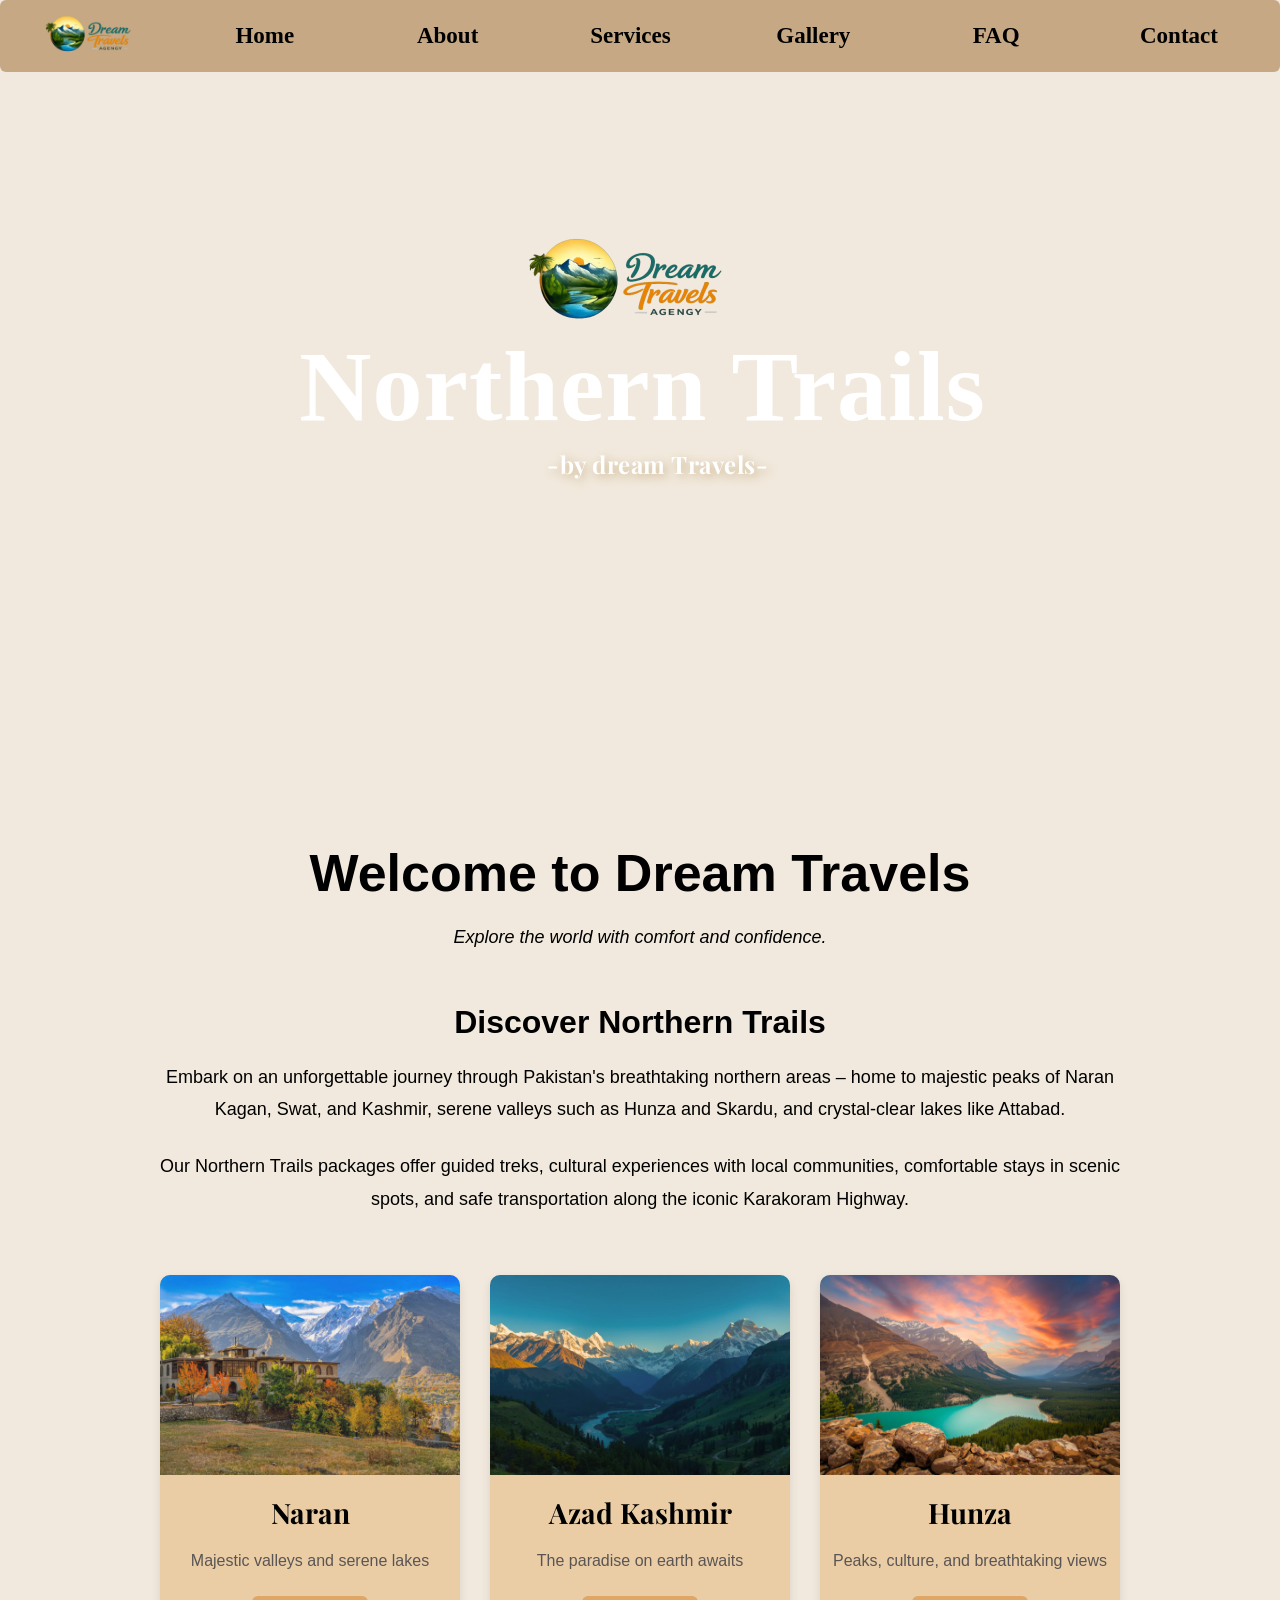
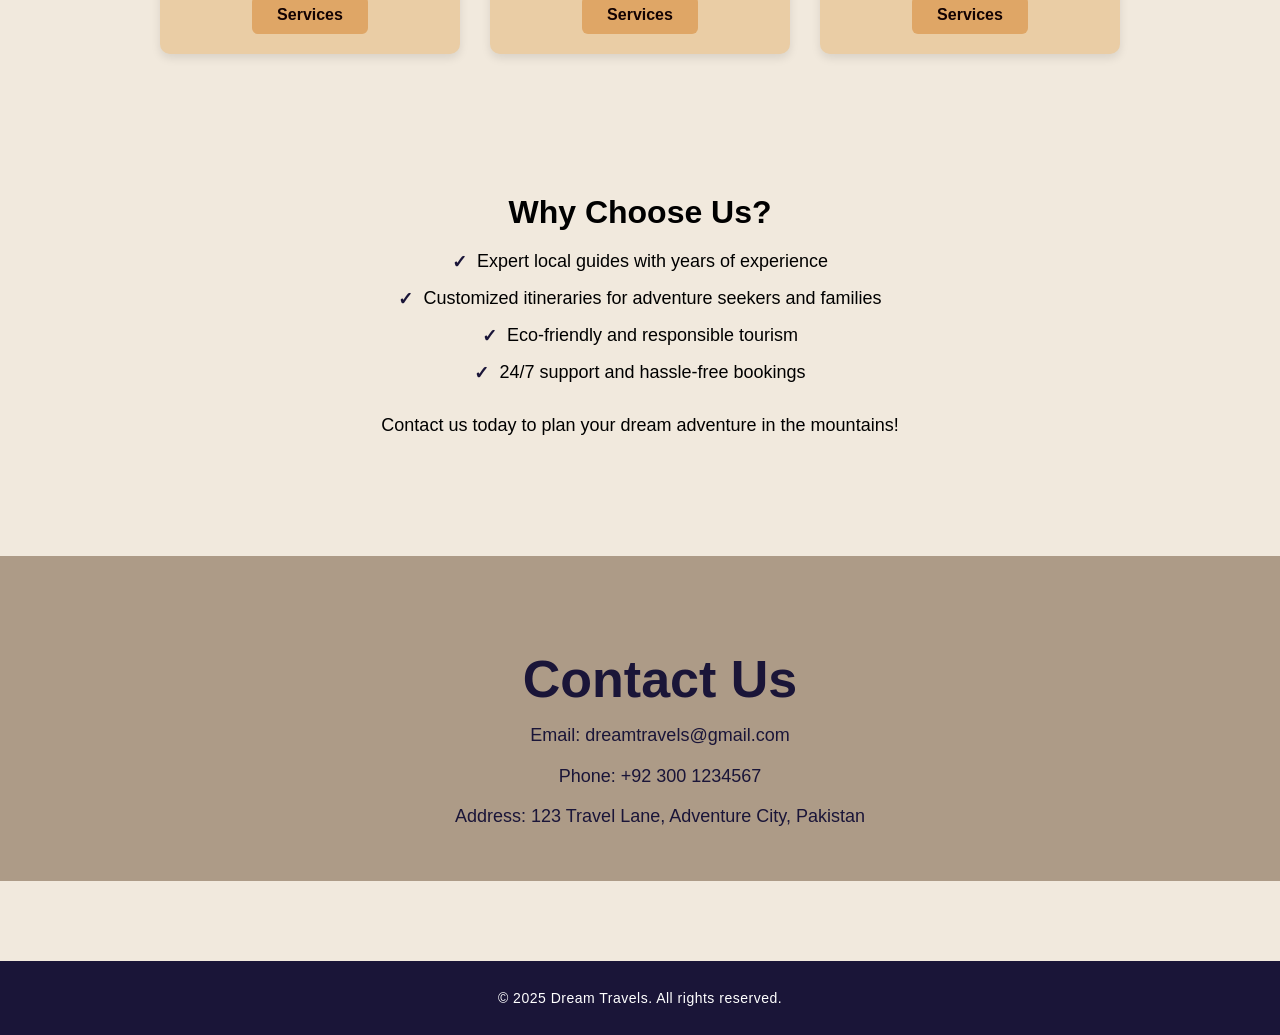
<file: index.html>
<!DOCTYPE html>
<html lang="en">
<head>
    <meta charset="UTF-8">
    <title>DREAM TRAVELS</title>
    <link rel="stylesheet" href="style.css">
    <link href="https://fonts.googleapis.com/css2?family=Playfair+Display:wght@700;900&display=swap" rel="stylesheet">
</head>
<body>

<header class="site-header">
    <nav class="top-nav" aria-label="Main navigation">
                  <div class="logo">
            <img src="logo.png" alt="Dream Travels Logo" class="logo">
        </div>
        <a class="nav-item" href="index.html">Home</a>
        <a class="nav-item" href="about.html">About</a>
        <a class="nav-item" href="service.html">Services</a>
        <a class="nav-item" href="gallery.html">Gallery</a>
        <a class="nav-item" href="faq.html">FAQ</a>
        <a class="nav-item" href="contact.html">Contact</a>

    </nav>
</header>

<main>
    <section class="hero">
        <video class="hero-video" autoplay muted loop playsinline>
            <source src="vv.mp4" type="video/mp4">
        </video>
        <div class="heropic-overlay">
            <img src="logo.png" alt="Hero Image Overlay" class="heropic-image">
        </div>
        <div class="hero-overlay-text">
            Northern Trails
        </div>
        <div class="hero-overlay-subtext">
            -by dream Travels-
           </div>
    </section>
    <section class="content">
        <h1>Welcome to Dream Travels</h1>
        <p class="tagline">Explore the world with comfort and confidence.</p>
        
        <h2>Discover Northern Trails</h2>
        <p>Embark on an unforgettable journey through Pakistan's breathtaking northern areas – home to majestic peaks of Naran Kagan, Swat, and Kashmir, serene valleys such as Hunza and Skardu, and crystal-clear lakes like Attabad.</p>
        
        <p>Our Northern Trails packages offer guided treks, cultural experiences with local communities, comfortable stays in scenic spots, and safe transportation along the iconic Karakoram Highway.</p>
         <section class="package-cards">
        <div class="card">
            <img src="pic1.jpg" alt="Naran Package">
            <h2>Naran</h2>
            <p>Majestic valleys and serene lakes</p>
            <a href="service.html" class="btn">Services</a>
        </div>

        <div class="card">
            <img src="pic2.png" alt="Kashmir Package">
            <h2>Azad Kashmir</h2>
            <p>The paradise on earth awaits</p>
            <a href="service.html" class="btn">Services</a>
        </div>

        <div class="card">
            <img src="pic3.png" alt="Hunza Package">
            <h2>Hunza</h2>
            <p>Peaks, culture, and breathtaking views</p>
            <a href="service.html" class="btn">Services</a>
        </div>
    </section>

   <section class="content2">
    <h2>Why Choose Us?</h2>

    <ul class="features-list">
        <li>Expert local guides with years of experience</li>
        <li>Customized itineraries for adventure seekers and families</li>
        <li>Eco-friendly and responsible tourism</li>
        <li>24/7 support and hassle-free bookings</li>
    </ul>

    <p>Contact us today to plan your dream adventure in the mountains!</p>
</section>

<footer class="site-footer1">
    
    <h1>Contact Us</h1>
    <p>Email: dreamtravels@gmail.com</p>
    <p>Phone: +92 300 1234567</p>
    <p>Address: 123 Travel Lane, Adventure City, Pakistan</p>
</footer>
   
</main>
<footer class="site-footer">
    <p>&copy; 2025 Dream Travels. All rights reserved.</p>

</body>
</html>
</file>
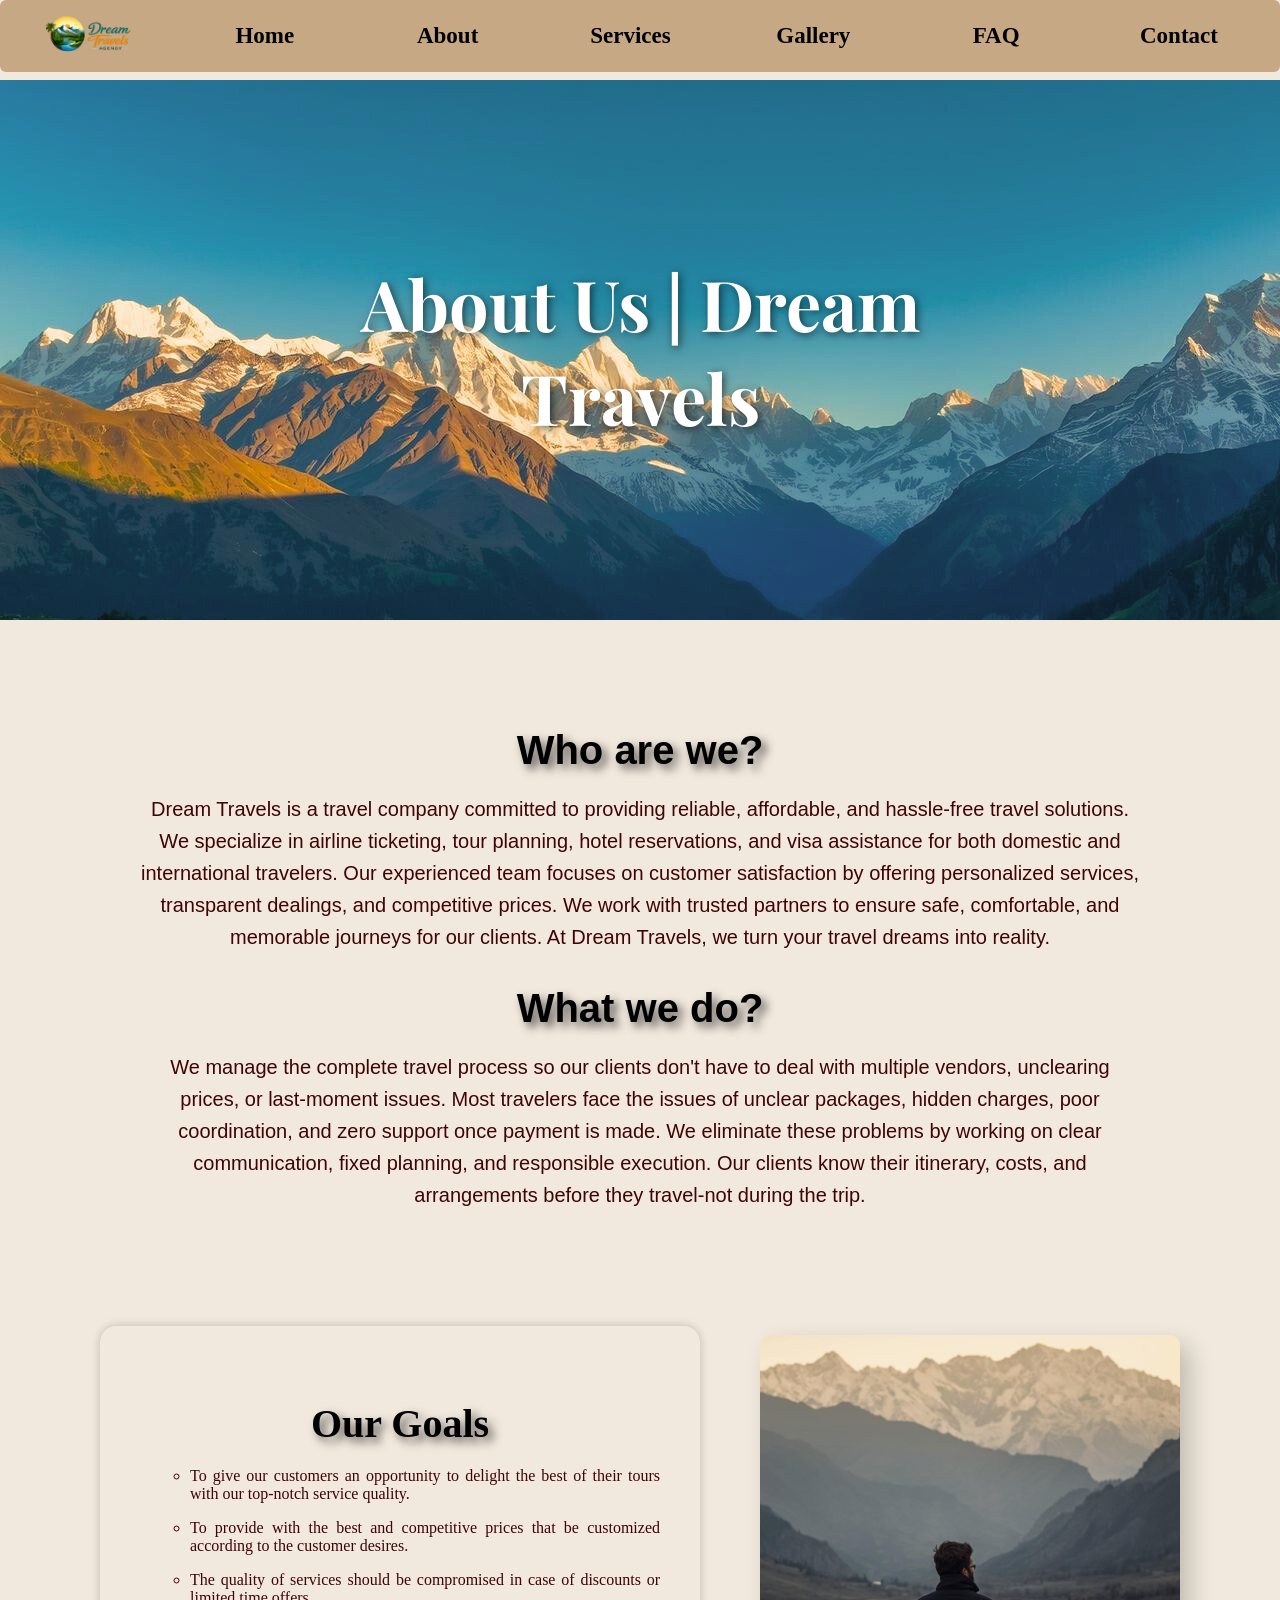
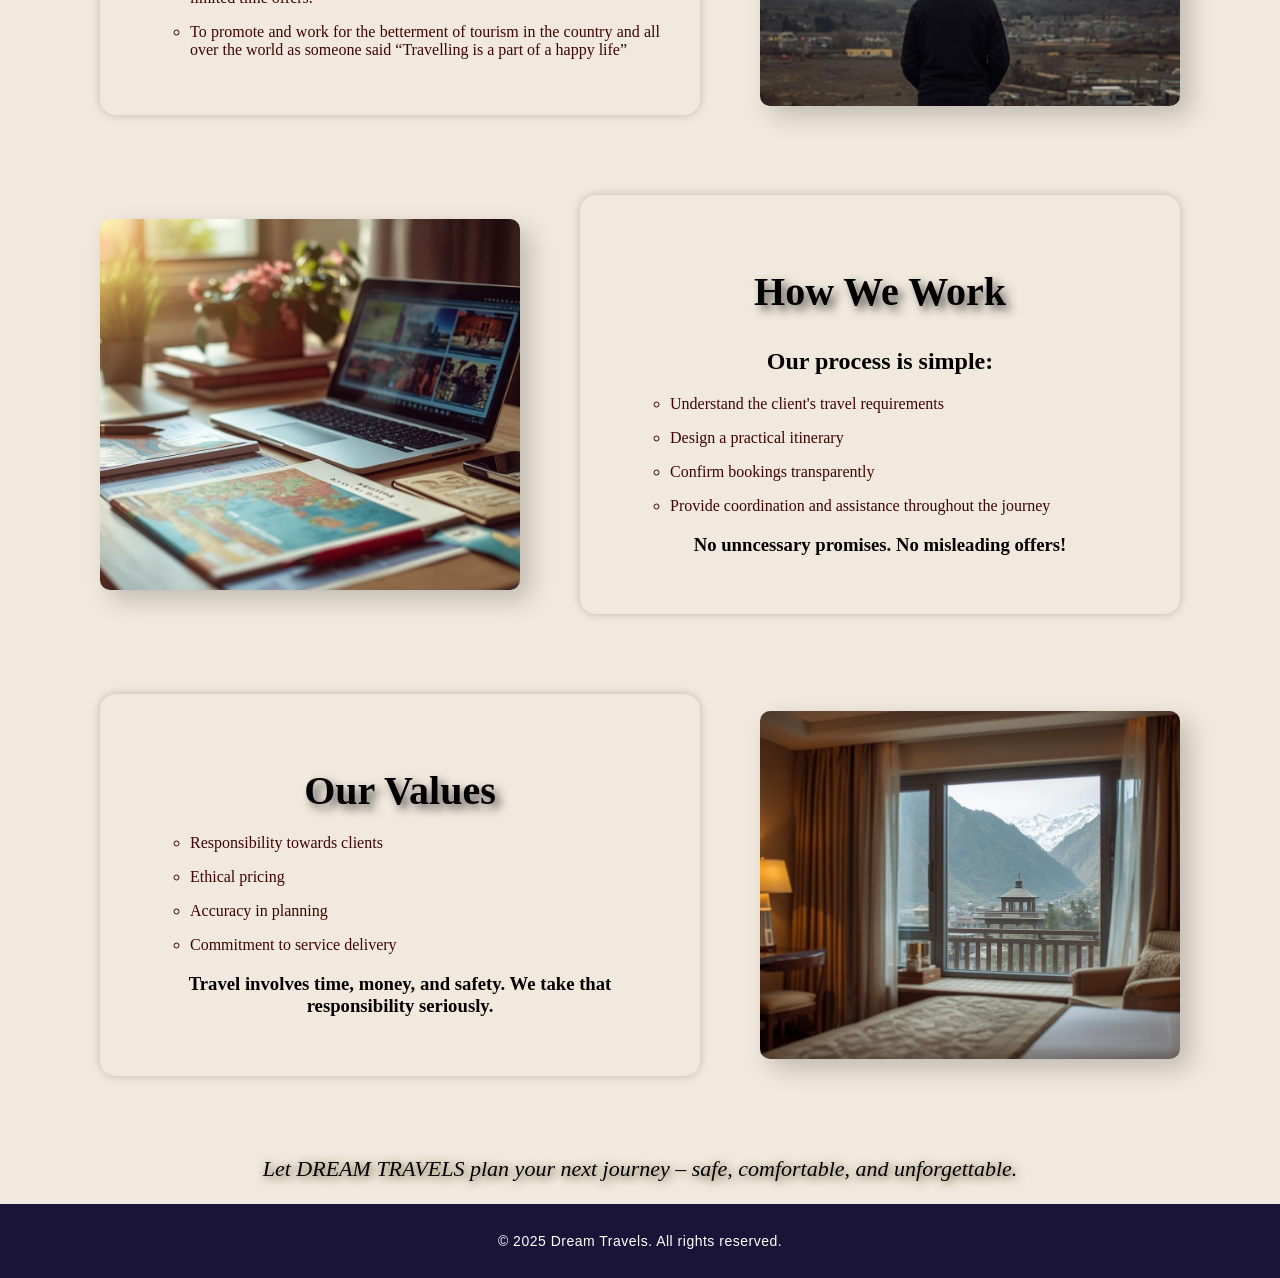
<file: about.html>
<!DOCTYPE html>
<htlm lan="en">
    <head>
        <meta charset="UTF-8">
        <title>About-DREAM TRAVELS</title>
        <link rel="stylesheet" href="style.css">
        <link href="https://fonts.googleapis.com/css2?family=Playfair+Display:wght@700;900&display=swap" rel="stylesheet">
    </head>
<body>
    <header class="site-header">
    <nav class="top-nav" aria-label="Main navigation">
                  <div class="logo">
            <img src="logo.png" alt="Dream Travels Logo" class="logo">
        </div>
        <a class="nav-item" href="index.html">Home</a>
        <a class="nav-item" href="about.html">About</a>
        <a class="nav-item" href="service.html">Services</a>
        <a class="nav-item" href="gallery.html">Gallery</a>
        <a class="nav-item" href="faq.html">FAQ</a>
        <a class="nav-item" href="contact.html">Contact</a>
    </nav>
</header>
    <main>
    <section class="about-hero">
        <img src="pic2.png" alt="Stunning Northern Pakistan Mountains" class="hero-image">
        <div class="about-overlay-text">
            About Us | Dream Travels
        </div>
    </section>
    <section class="about-content1 ">
        <h1>Who are we?</h1>
        
        <p>Dream Travels is a travel company committed to providing reliable, affordable, and hassle-free travel solutions. We specialize in airline ticketing, tour planning, hotel reservations, and visa assistance for both domestic and international travelers.

Our experienced team focuses on customer satisfaction by offering personalized services, transparent dealings, and competitive prices. We work with trusted partners to ensure safe, comfortable, and memorable journeys for our clients.

At Dream Travels, we turn your travel dreams into reality.</p>
        
            <h1>What we do?</h1>
            <p>We manage the complete travel process so our clients don't have to deal with multiple vendors, unclearing prices, or last-moment issues. Most travelers face the issues of unclear packages, hidden charges, poor coordination, and zero support once payment is made. We eliminate these problems by working on clear communication, fixed planning, and responsible execution. Our clients know their itinerary, costs, and arrangements before they travel-not during the trip.</p>
        </section>
        <div class="about-container1">
        <section class="about-goals">
            
            <h1>Our Goals</h1>
            <p>To give our customers an opportunity to delight the best of their tours with our top-notch service quality.</p>
            <p>To provide with the best and competitive prices that be customized according to the customer desires.</p>
            <p>The quality of services should be compromised in case of discounts or limited time offers.</p>
            <p>To promote and work for the betterment of tourism in the country and all over the world as someone said “Travelling is a part of a happy life”</p>
           
        </section>
        
                <img src="aboutPic5.png" alt="Tourism Image" class="side-image">
            </div>
        <div class="about-container2">
        <section class="about-content2">
            <h1>How We Work</h1>
            <h2>Our process is simple:</h2>
            <p>Understand the client's travel requirements</p>
            <p>Design a practical itinerary</p>
            <p>Confirm bookings transparently</p>
            <p>Provide coordination and assistance throughout the journey</p>
            <h3>No unncessary promises. No misleading offers!</h3>
        </section>
        <img src="aboutPic6.jpg" alt="Tourism Image" class="side-image">
        </div>
        <div class="about-container1">
        <section class="about-goals">
            <h1>Our Values</h1>
            <p>Responsibility towards clients</p>
            <p>Ethical pricing</p>
            <p>Accuracy in planning</p>
            <p>Commitment to service delivery</p>
            <h3>Travel involves time, money, and safety. We take that responsibility seriously.</h3>
        </section>
        <img src="aboutPic3.jpg" alt="Tourism Image" class="side-image">
        </div>
        <div class="about-quote">
        <p>Let DREAM TRAVELS plan your next journey – safe, comfortable, and unforgettable.</p>
            </div>
        
</main>
<footer class="site-footer">
    <p>&copy; 2025 Dream Travels. All rights reserved.</p>

</body>
</htlm>
</file>
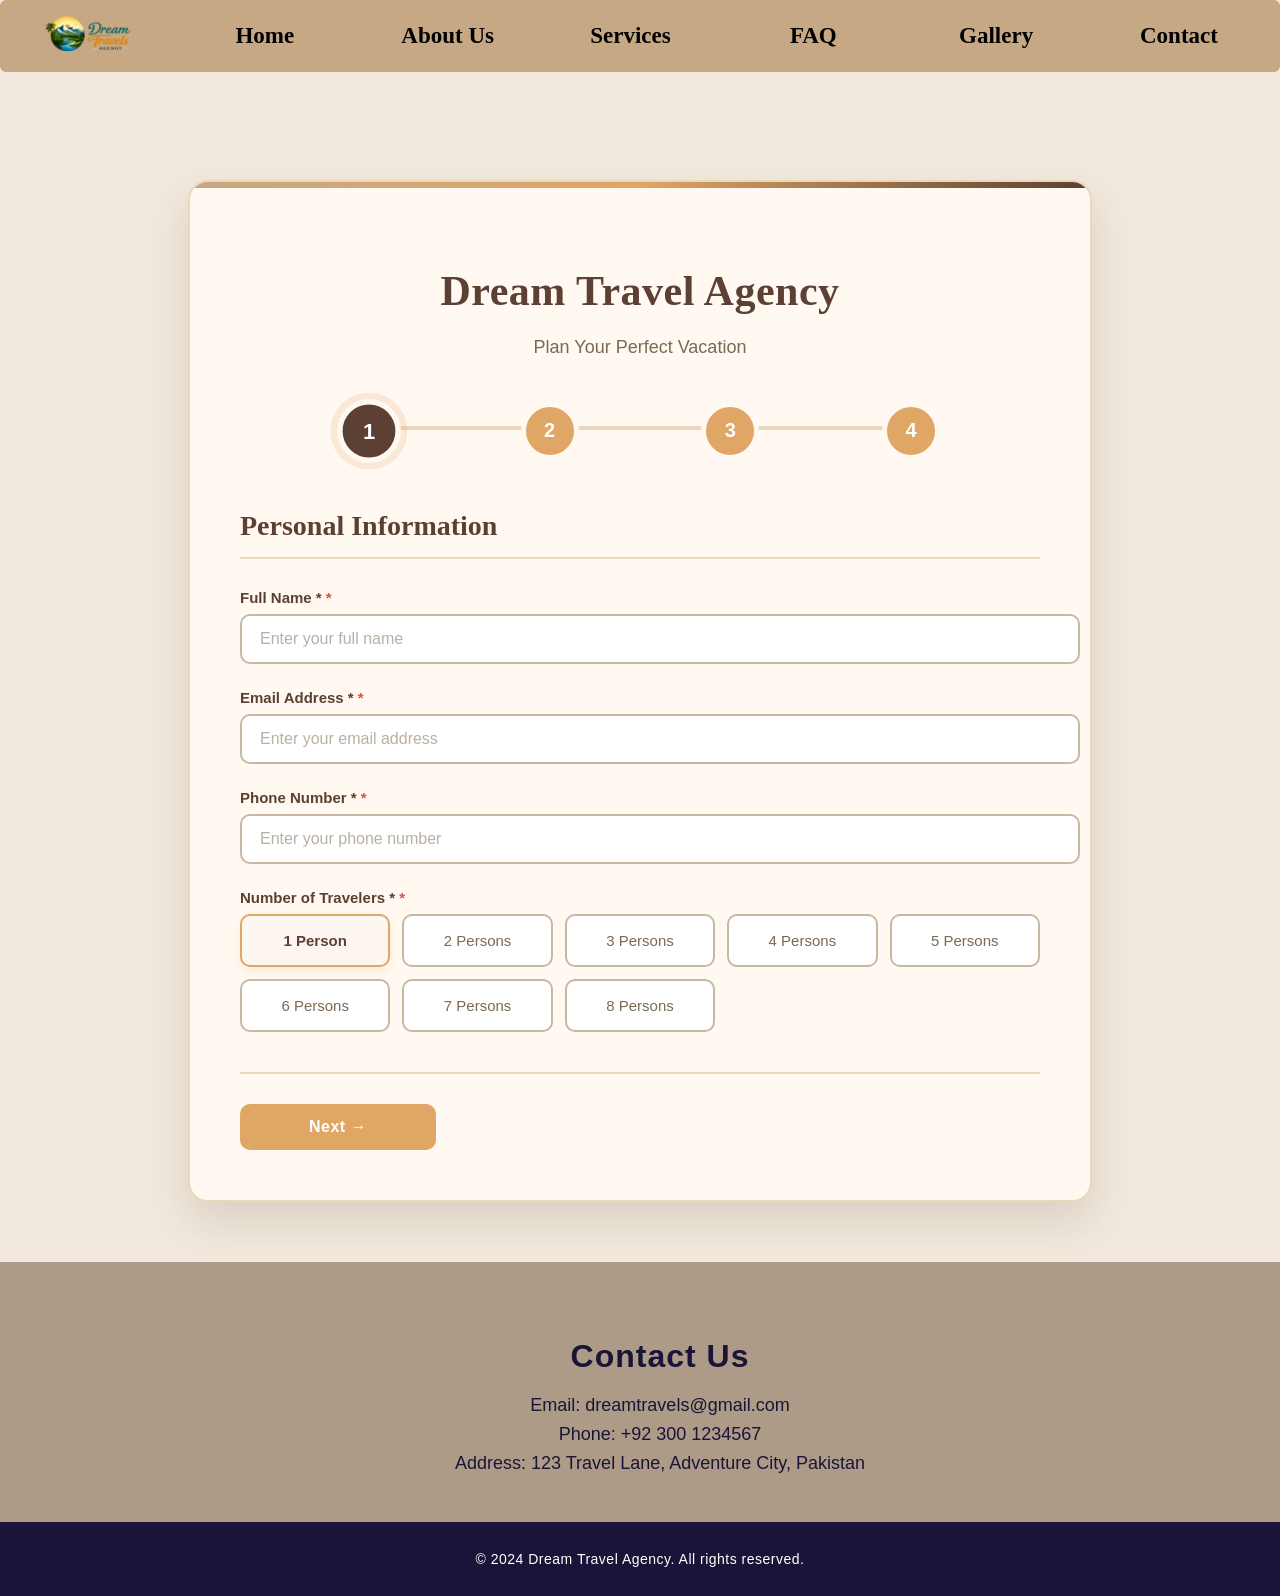
<file: contact.html>
<!DOCTYPE html>
<html lang="en">
<head>
    <meta charset="UTF-8">
    <meta name="viewport" content="width=device-width, initial-scale=1.0">
    <title>Dream Travel Agency - Contact Form</title>
    <link rel="stylesheet" href="style.css">
</head>
<body>
    <header class="site-header">
        <nav class="top-nav">
            <a href="index.html" class="logo">
                <img src="logo.png" alt="Dream Travel Agency Logo">
            </a>
            <a href="index.html" class="nav-item">Home</a>
             <a href="about.html" class="nav-item">About Us</a>
            <a href="service.html" class="nav-item">Services</a>
             <a href="faq.html" class="nav-item">FAQ</a>
            <a href="gallery.html" class="nav-item">Gallery</a>
            <a href="contact.html" class="nav-item active">Contact</a>
        </nav>
    </header>

    <section class="contact-form-section">
        <div class="contact-wrapper">
            <div class="contact-form-container">
                <div class="contact-form-card">
                    <h1 class="contact-main-title">Dream Travel Agency</h1>
                    <p class="contact-main-subtitle">Plan Your Perfect Vacation</p>
                    
                    <form class="contact-multi-step-form" action="#" method="POST">
                        <div class="contact-tabs">
                            <input type="radio" name="contact-tab" id="contact-tab1" checked>
                            <input type="radio" name="contact-tab" id="contact-tab2">
                            <input type="radio" name="contact-tab" id="contact-tab3">
                            <input type="radio" name="contact-tab" id="contact-tab4">
                            
                            <div class="contact-progress-bar">
                                <label for="contact-tab1" class="contact-progress-step active">1</label>
                                <label for="contact-tab2" class="contact-progress-step">2</label>
                                <label for="contact-tab3" class="contact-progress-step">3</label>
                                <label for="contact-tab4" class="contact-progress-step">4</label>
                            </div>
                            
                            <div class="contact-tab-content">

                                <div class="contact-tab-panel" id="contact-panel1">
                                    <h2>Personal Information</h2>
                                    
                                    <div class="contact-form-field-group">
                                        <label for="contact-name">Full Name *</label>
                                        <input type="text" id="contact-name" name="name" required placeholder="Enter your full name">
                                    </div>
                                    
                                    <div class="contact-form-field-group">
                                        <label for="contact-email">Email Address *</label>
                                        <input type="email" id="contact-email" name="email" required placeholder="Enter your email address">
                                    </div>
                                    
                                    <div class="contact-form-field-group">
                                        <label for="contact-phone">Phone Number *</label>
                                        <input type="tel" id="contact-phone" name="phone" required placeholder="Enter your phone number">
                                    </div>
                                    
                                    <div class="contact-form-field-group">
                                        <label>Number of Travelers *</label>
                                        <div class="contact-form-options">
                                            <label class="contact-form-option">
                                                <input type="radio" name="travelers" value="1" checked required>
                                                <span>1 Person</span>
                                            </label>
                                            <label class="contact-form-option">
                                                <input type="radio" name="travelers" value="2">
                                                <span>2 Persons</span>
                                            </label>
                                            <label class="contact-form-option">
                                                <input type="radio" name="travelers" value="3">
                                                <span>3 Persons</span>
                                            </label>
                                            <label class="contact-form-option">
                                                <input type="radio" name="travelers" value="4">
                                                <span>4 Persons</span>
                                            </label>
                                            <label class="contact-form-option">
                                                <input type="radio" name="travelers" value="5">
                                                <span>5 Persons</span>
                                            </label>
                                            <label class="contact-form-option">
                                                <input type="radio" name="travelers" value="6">
                                                <span>6 Persons</span>
                                            </label>
                                            <label class="contact-form-option">
                                                <input type="radio" name="travelers" value="7">
                                                <span>7 Persons</span>
                                            </label>
                                            <label class="contact-form-option">
                                                <input type="radio" name="travelers" value="8">
                                                <span>8 Persons</span>
                                            </label>
                                        </div>
                                    </div>
                                    
                                    <div class="contact-form-navigation">
                                        <label for="contact-tab2" class="contact-form-btn contact-next-btn">Next →</label>
                                    </div>
                                </div>
                                
                                <div class="contact-tab-panel" id="contact-panel2">
                                    <h2>Select Your Package</h2>
                                    
                                    <div class="contact-form-field-group">
                                        <label>Choose Destination Package *</label>
                                        <div class="contact-form-cards">
                                            <label class="contact-form-card-option">
                                                <input type="radio" name="package" value="naran" required>
                                                <span>Naran Package</span>
                                                <small style="display:block; margin-top:5px; color:#7a6954; font-style:italic;">Majestic valleys and serene lakes</small>
                                            </label>
                                            <label class="contact-form-card-option">
                                                <input type="radio" name="package" value="kashmir">
                                                <span>Azad Kashmir Package</span>
                                                <small style="display:block; margin-top:5px; color:#7a6954; font-style:italic;">The paradise on earth awaits</small>
                                            </label>
                                            <label class="contact-form-card-option">
                                                <input type="radio" name="package" value="hunza">
                                                <span>Hunza Package</span>
                                                <small style="display:block; margin-top:5px; color:#7a6954; font-style:italic;">Peaks, culture, and breathtaking views</small>
                                            </label>
                                        </div>
                                    </div>
                                    
                                    <div class="contact-form-field-group">
                                        <label for="contact-startDate">Start Date *</label>
                                        <input type="date" id="contact-startDate" name="startDate" required>
                                        <span class="date-format-hint">MM/DD/YYYY</span>
                                    </div>
                                    
                                    <div class="contact-form-navigation">
                                        <label for="contact-tab1" class="contact-form-btn contact-prev-btn">← Previous</label>
                                        <label for="contact-tab3" class="contact-form-btn contact-next-btn">Next →</label>
                                    </div>
                                </div>
                                
                                <div class="contact-tab-panel" id="contact-panel3">
                                    <h2>Optional Activities (Add-ons)</h2>
                                    
                                    <div class="contact-form-field-group">
                                        <label>Select Additional Activities (Prices per person)</label>
                                        <div class="contact-form-checkboxes">
                                            <label class="contact-form-checkbox">
                                                <input type="checkbox" name="addons[]" value="paragliding">
                                                <span>Paragliding</span>
                                                <strong style="margin-left:auto; color:#5c4033;">PKR 8,000</strong>
                                            </label>
                                            <label class="contact-form-checkbox">
                                                <input type="checkbox" name="addons[]" value="parasailing">
                                                <span>Parasailing</span>
                                                <strong style="margin-left:auto; color:#5c4033;">PKR 10,000</strong>
                                            </label>
                                            <label class="contact-form-checkbox">
                                                <input type="checkbox" name="addons[]" value="chairlift">
                                                <span>Chair Lift Ride</span>
                                                <strong style="margin-left:auto; color:#5c4033;">PKR 3,000</strong>
                                            </label>
                                            <label class="contact-form-checkbox">
                                                <input type="checkbox" name="addons[]" value="cablecar">
                                                <span>Cable Car Ride</span>
                                                <strong style="margin-left:auto; color:#5c4033;">PKR 4,000</strong>
                                            </label>
                                            <label class="contact-form-checkbox">
                                                <input type="checkbox" name="addons[]" value="jeepsafari">
                                                <span>Jeep Safari</span>
                                                <strong style="margin-left:auto; color:#5c4033;">PKR 12,000</strong>
                                            </label>
                                            <label class="contact-form-checkbox">
                                                <input type="checkbox" name="addons[]" value="boating">
                                                <span>Boating</span>
                                                <strong style="margin-left:auto; color:#5c4033;">PKR 5,000</strong>
                                            </label>
                                            <label class="contact-form-checkbox">
                                                <input type="checkbox" name="addons[]" value="hiking">
                                                <span>Guided Hiking</span>
                                                <strong style="margin-left:auto; color:#5c4033;">PKR 6,000</strong>
                                            </label>
                                            <label class="contact-form-checkbox">
                                                <input type="checkbox" name="addons[]" value="skiiing">
                                                <span>Skiing (Winter)</span>
                                                <strong style="margin-left:auto; color:#5c4033;">PKR 15,000</strong>
                                            </label>
                                        </div>
                                    </div>
                                    
                                    <div class="contact-form-field-group">
                                        <label>Travel Insurance *</label>
                                        <div class="contact-form-options">
                                            <label class="contact-form-option">
                                                <input type="radio" name="insurance" value="yes" required>
                                                <span>Yes, include insurance (PKR 2,000 per person)</span>
                                            </label>
                                            <label class="contact-form-option">
                                                <input type="radio" name="insurance" value="no">
                                                <span>No, I don't need insurance</span>
                                            </label>
                                        </div>
                                    </div>
                                    
                                    <div class="contact-form-navigation">
                                        <label for="contact-tab2" class="contact-form-btn contact-prev-btn">← Previous</label>
                                        <label for="contact-tab4" class="contact-form-btn contact-next-btn">Next →</label>
                                    </div>
                                </div>
                                
                                <div class="contact-tab-panel" id="contact-panel4">
                                    <h2>Review and Submit</h2>
                                    
                                    <div class="contact-form-field-group">
                                        <label>Special Requests & Notes</label>
                                        <textarea name="requests" rows="4" placeholder="Any special requirements, dietary restrictions, or additional notes for your trip..." style="width: 100%; padding: 14px 18px; border: 2px solid #c7b8a5; border-radius: 10px; font-family: 'Arial', sans-serif; color: #5c4033; resize: vertical;"></textarea>
                                    </div>
                                    
                                    <div class="contact-form-field-group">
                                        <label>How did you hear about us? *</label>
                                        <div class="contact-form-options">
                                            <label class="contact-form-option">
                                                <input type="radio" name="reference" value="social" required>
                                                <span>Social Media</span>
                                            </label>
                                            <label class="contact-form-option">
                                                <input type="radio" name="reference" value="friend">
                                                <span>Friend/Family</span>
                                            </label>
                                            <label class="contact-form-option">
                                                <input type="radio" name="reference" value="search">
                                                <span>Search Engine</span>
                                            </label>
                                            <label class="contact-form-option">
                                                <input type="radio" name="reference" value="other">
                                                <span>Other</span>
                                            </label>
                                        </div>
                                    </div>
                                    
                                    <div class="total-charge-display" style="background: #fdf6f0; border: 2px solid #dfa666; border-radius: 10px; padding: 20px; margin-top: 20px;">
                                        <h3 style="color: #5c4033; margin-bottom: 10px;">Important Note:</h3>
                                        <p style="color: #7a6954; line-height: 1.6;">
                                            Our travel consultant will contact you within 24 hours with the total charges based on:<br>
                                            1. Selected package (Naran, Kashmir, or Hunza)<br>
                                            2. Number of travelers<br>
                                            3. Optional activities selected<br>
                                            4. Travel insurance choice<br><br>
                                            <strong>All prices will be confirmed via email.</strong>
                                        </p>
                                    </div>
                                    
                                    <div class="contact-form-field-group">
                                        <label class="contact-terms-checkbox">
                                            <input type="checkbox" name="terms" required>
                                            <span>I agree to terms & conditions *</span>
                                        </label>
                                    </div>
                                    
                                    <div class="contact-form-navigation">
                                        <label for="contact-tab3" class="contact-form-btn contact-prev-btn">← Previous</label>
                                        <button type="submit" class="contact-form-btn contact-submit-btn">Submit Booking Request</button>
                                    </div>
                                </div>
                            </div>
                        </div>
                    </form>
                </div>
            </div>
        </div>
    </section>

    <footer class="site-footer1">
        <h2>Contact Us</h2>
        <p>Email: dreamtravels@gmail.com</p>
        <p>Phone: +92 300 1234567</p>
        <p>Address: 123 Travel Lane, Adventure City, Pakistan</p>
    </footer>
    
    <footer class="site-footer">
        <p>&copy; 2024 Dream Travel Agency. All rights reserved.</p>
    </footer>
</body>
</html>
</file>
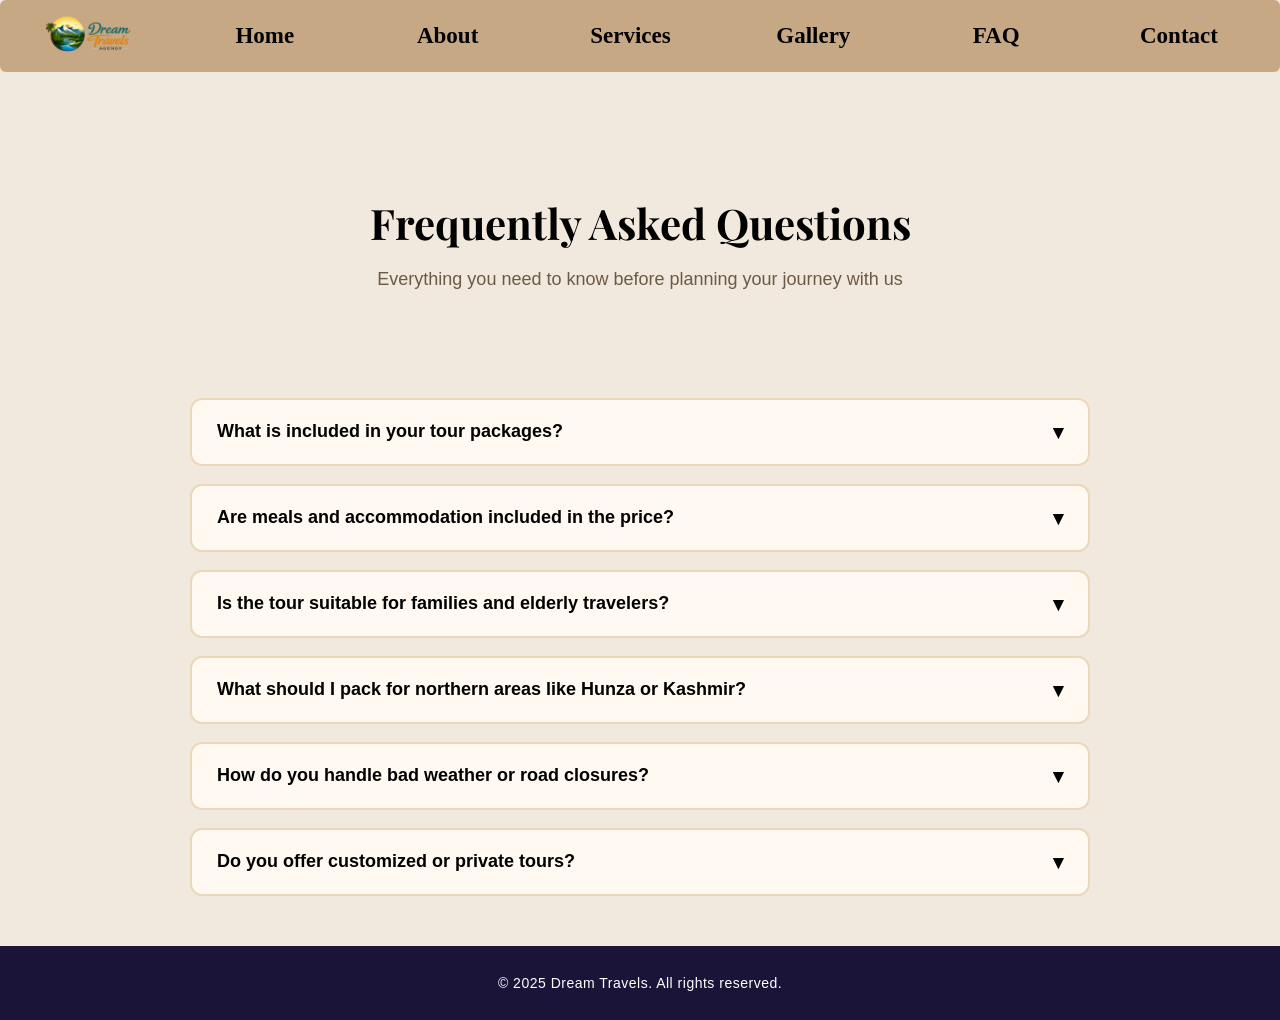
<file: faq.html>
<!DOCTYPE html>
<html lang="en">
<head>
    <meta charset="UTF-8">
    <title>DREAM TRAVELS-FAQs</title>
    <link rel="stylesheet" href="style.css">
    <link href="https://fonts.googleapis.com/css2?family=Playfair+Display:wght@500;600;700&display=swap" rel="stylesheet">

</head>
<body>

<header class="site-header">
    <nav class="top-nav" aria-label="Main navigation">
                  <div class="logo">
            <img src="logo.png" alt="Dream Travels Logo" class="logo">
        </div>
        <a class="nav-item" href="index.html">Home</a>
        <a class="nav-item" href="about.html">About</a>
        <a class="nav-item" href="service.html">Services</a>
        <a class="nav-item" href="gallery.html">Gallery</a>
        <a class="nav-item" href="faq.html">FAQ</a>
        <a class="nav-item" href="contact.html">Contact</a>

    </nav>
</header>


<main>

<section class="faq-hero">
    <h1>Frequently Asked Questions</h1>
    <p>Everything you need to know before planning your journey with us</p>
</section>

<section class="faq-section">

<details class="faq-item">
    <summary>
        What is included in your tour packages?
        <span class="arrow">▾</span>
    </summary>
    <p>
        Our tour packages typically include transportation, hotel accommodation,
        guided sightseeing, and selected meals. Exact inclusions are clearly mentioned
        in each package description.
    </p>
</details>

<details class="faq-item">
    <summary>
        Are meals and accommodation included in the price?
        <span class="arrow">▾</span>
    </summary>
    <p>
        Yes, accommodation and daily breakfast are included in most packages.
        Dinner is also included for selected destinations. Any exclusions are
        transparently listed.
    </p>
</details>

<details class="faq-item">
    <summary>
        Is the tour suitable for families and elderly travelers?
        <span class="arrow">▾</span>
    </summary>
    <p>
        Absolutely. We design our itineraries to be comfortable and flexible.
        Families and senior travelers are welcome, and we can adjust activities
        based on specific needs.
    </p>
</details>

<details class="faq-item">
    <summary>
        What should I pack for northern areas like Hunza or Kashmir?
        <span class="arrow">▾</span>
    </summary>
    <p>
        We recommend warm clothing, comfortable walking shoes, personal medication,
        and weather protection. A reminder checklist is shared with all confirmed travelers.
    </p>
</details>

<details class="faq-item">
    <summary>
        How do you handle bad weather or road closures?
        <span class="arrow">▾</span>
    </summary>
    <p>
        Safety is our priority. In case of weather or road issues, itineraries are
        adjusted or alternative attractions are offered. Our team remains in constant
        contact with local authorities.
    </p>
</details>

<details class="faq-item">
    <summary>
        Do you offer customized or private tours?
        <span class="arrow">▾</span>
    </summary>
    <p>
        Yes, we offer fully customized and private tour options. You can contact us
        with your preferences, and our team will design a personalized itinerary.
    </p>
</details>

</section>

</main>

<footer class="site-footer">
    <p>&copy; 2025 Dream Travels. All rights reserved.</p>
</footer>

</body>
</html>
</file>
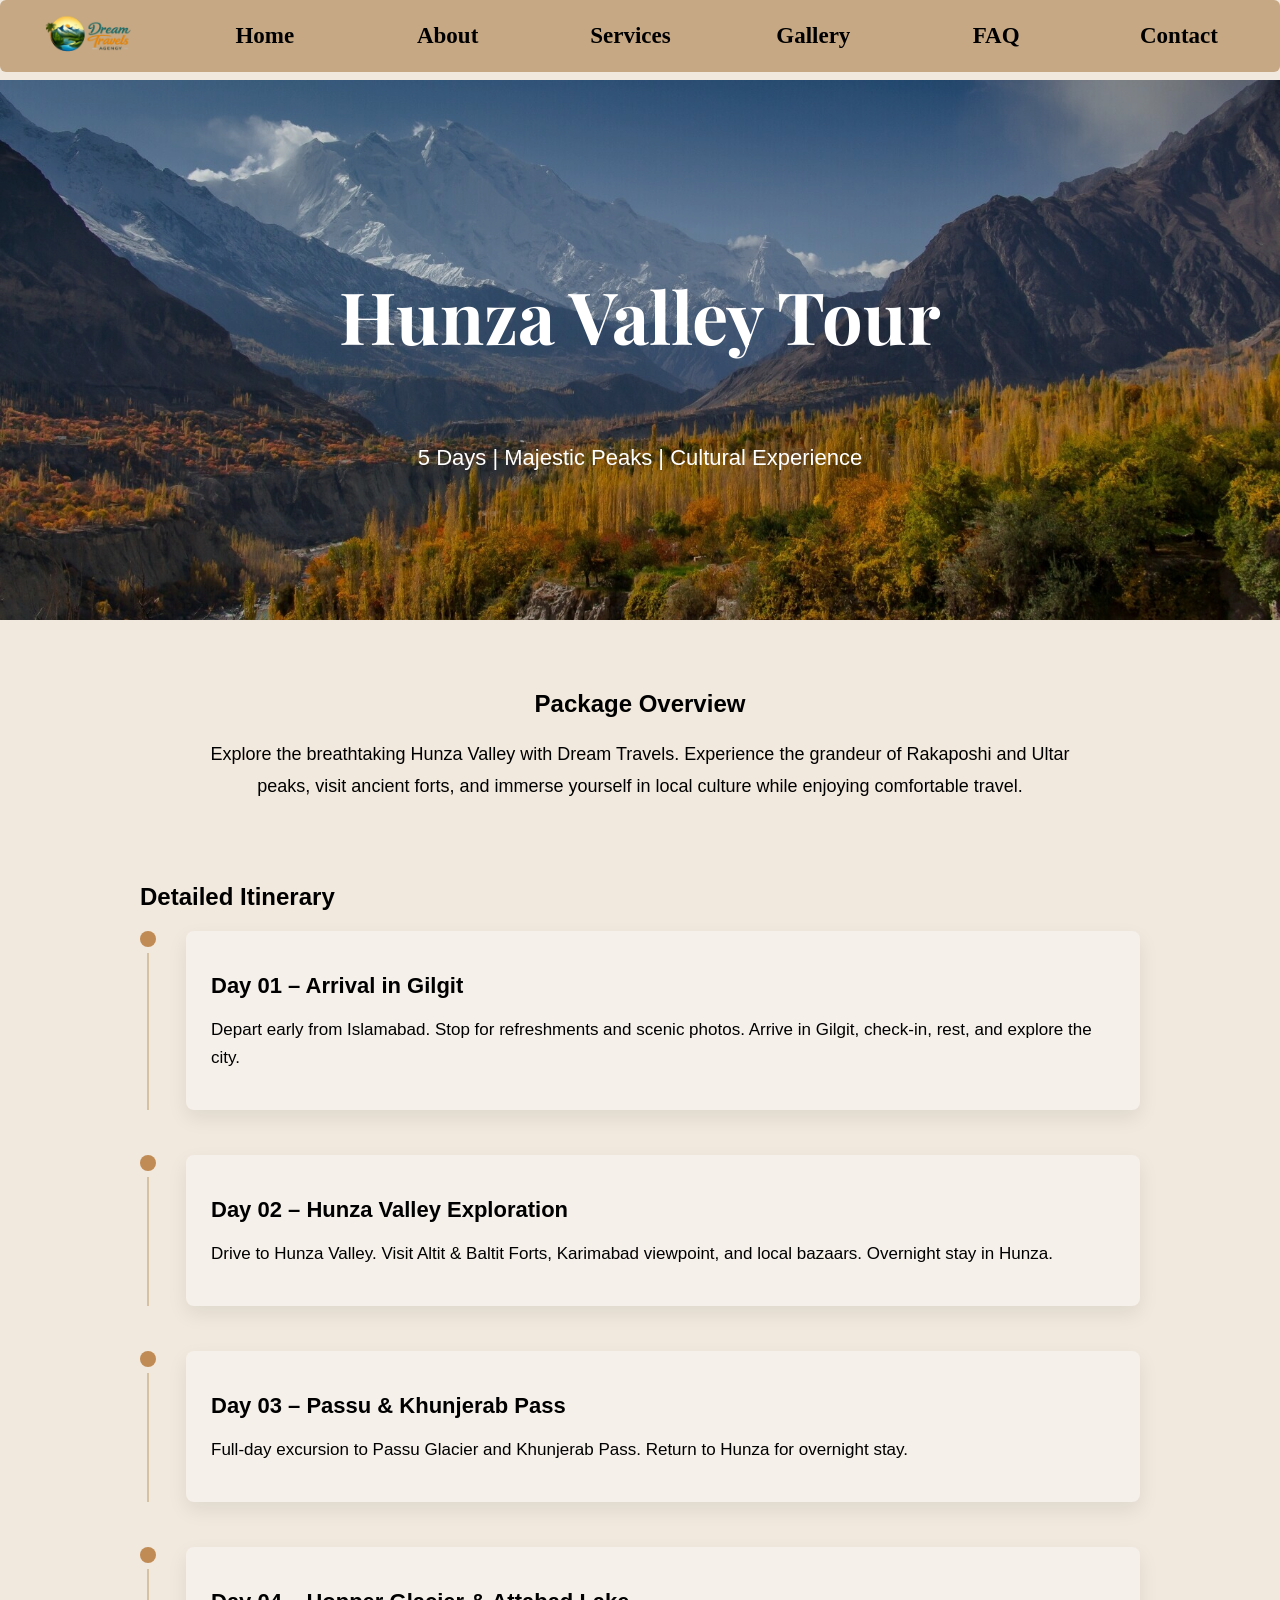
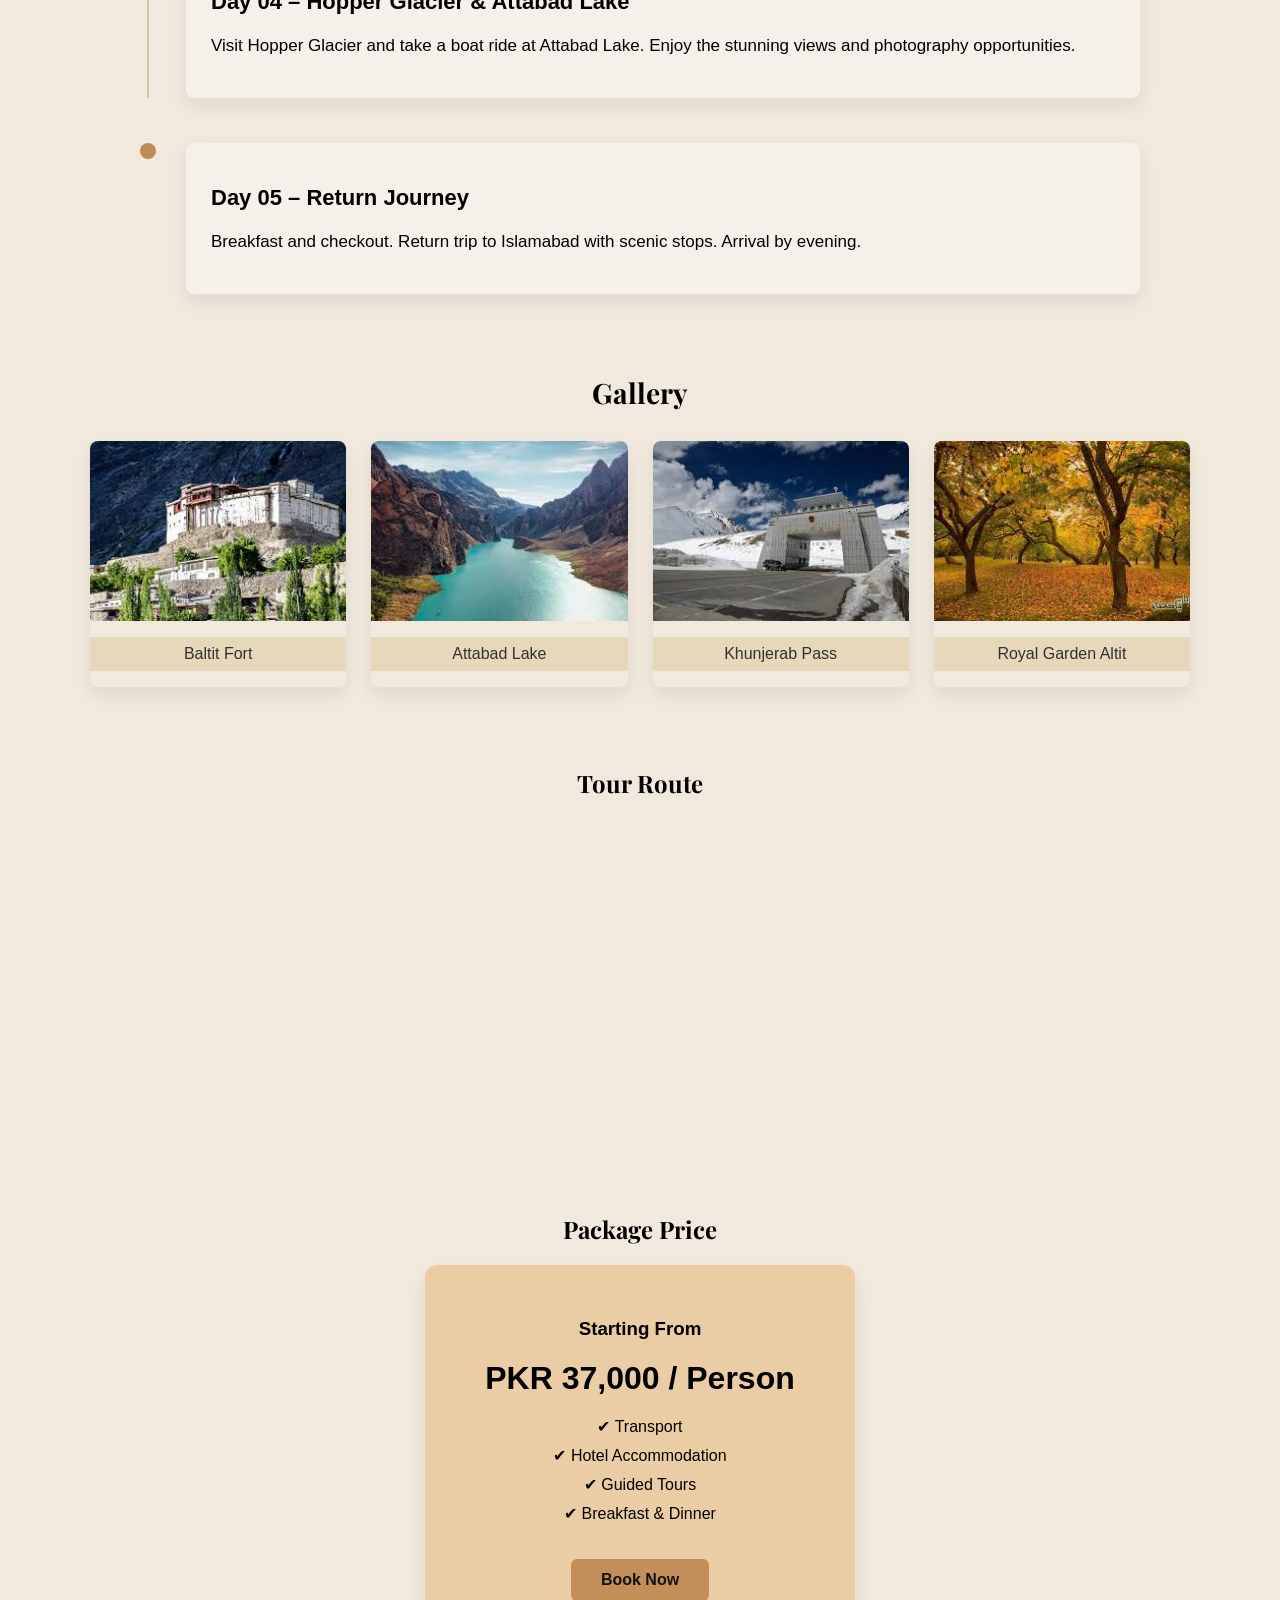
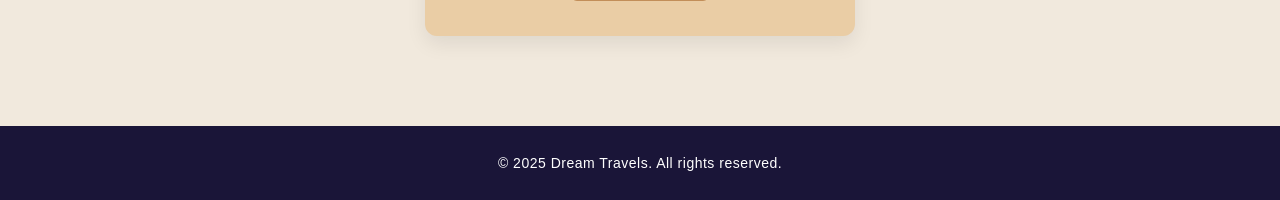
<file: hunza.html>
<!DOCTYPE html>
<html lang="en">
<head>
    <meta charset="UTF-8">
    <title>Hunza Tour Package | Dream Travels</title>
    <link rel="stylesheet" href="style.css">
    <link href="https://fonts.googleapis.com/css2?family=Playfair+Display:wght@600;700&display=swap" rel="stylesheet">
</head>
<body>

<header class="site-header">
    <nav class="top-nav">
        <div class="logo">
            <img src="logo.png" alt="Dream Travels Logo">
        </div>
        <a class="nav-item" href="index.html">Home</a>
        <a class="nav-item" href="about.html">About</a>
        <a class="nav-item" href="service.html">Services</a>
        <a class="nav-item" href="gallery.html">Gallery</a>
        <a class="nav-item" href="faq.html">FAQ</a>
        <a class="nav-item" href="contact.html">Contact</a>
    </nav>
</header>

<main>

<section class="hunza-hero">
    <img src="hunza_hero.jpg" alt="Hunza Valley">
    <div class="hunza-hero-text">
        <h1>Hunza Valley Tour</h1>
        <p>5 Days | Majestic Peaks | Cultural Experience</p>
    </div>
</section>

<section class="hunza-overview">
    <h2>Package Overview</h2>
    <p>
        Explore the breathtaking Hunza Valley with Dream Travels. 
        Experience the grandeur of Rakaposhi and Ultar peaks, visit ancient forts, 
        and immerse yourself in local culture while enjoying comfortable travel.
    </p>
</section>

<section class="hunza-itinerary">
    <h2>Detailed Itinerary</h2>

    <div class="itinerary-item">
        <div class="timeline">
            <span class="dot"></span>
            <span class="line"></span>
        </div>
        <div class="itinerary-content">
            <h3>Day 01 – Arrival in Gilgit</h3>
            <p>
                Depart early from Islamabad. Stop for refreshments and scenic photos. 
                Arrive in Gilgit, check-in, rest, and explore the city.
            </p>
        </div>
    </div>

    <div class="itinerary-item">
        <div class="timeline">
            <span class="dot"></span>
            <span class="line"></span>
        </div>
        <div class="itinerary-content">
            <h3>Day 02 – Hunza Valley Exploration</h3>
            <p>
                Drive to Hunza Valley. Visit Altit & Baltit Forts, Karimabad viewpoint, 
                and local bazaars. Overnight stay in Hunza.
            </p>
        </div>
    </div>

    <div class="itinerary-item">
        <div class="timeline">
            <span class="dot"></span>
            <span class="line"></span>
        </div>
        <div class="itinerary-content">
            <h3>Day 03 – Passu & Khunjerab Pass</h3>
            <p>
                Full-day excursion to Passu Glacier and Khunjerab Pass. 
                Return to Hunza for overnight stay.
            </p>
        </div>
    </div>

    <div class="itinerary-item">
        <div class="timeline">
            <span class="dot"></span>
            <span class="line"></span>
        </div>
        <div class="itinerary-content">
            <h3>Day 04 – Hopper Glacier & Attabad Lake</h3>
            <p>
                Visit Hopper Glacier and take a boat ride at Attabad Lake. 
                Enjoy the stunning views and photography opportunities.
            </p>
        </div>
    </div>

    <div class="itinerary-item">
        <div class="timeline">
            <span class="dot"></span>
        </div>
        <div class="itinerary-content">
            <h3>Day 05 – Return Journey</h3>
            <p>
                Breakfast and checkout. Return trip to Islamabad with scenic stops. 
                Arrival by evening.
            </p>
        </div>
    </div>
</section>

<section class="hunza-gallery">
    <h2>Gallery</h2>
    <div class="gallery-grid">
        <div class="gallery-item">
            <img src="hunza1.jpg" alt="Baltit Fort">
            <p class="caption">Baltit Fort</p>
        </div>
        <div class="gallery-item">
            <img src="hunza2.jpg" alt="Attabad Lake">
            <p class="caption">Attabad Lake</p>
        </div>
        <div class="gallery-item">
            <img src="hunza3.jpg" alt="Khunjerab Pass">
            <p class="caption">Khunjerab Pass</p>
        </div>
        <div class="gallery-item">
            <img src="hunza4.jpg" alt="Royal Garden Altit">
            <p class="caption">Royal Garden Altit</p>
        </div>
    </div>
</section>

<section class="hunza-map">
    <h2>Tour Route</h2>
    <iframe 
        src="https://www.google.com/maps?q=Hunza%20Valley&output=embed"
        loading="lazy">
    </iframe>
</section>

<section class="hunza-pricing">
    <h2>Package Price</h2>
    <div class="price-card">
        <h3>Starting From</h3>
        <p class="price">PKR 37,000 / Person</p>
        <ul>
            <li>✔ Transport</li>
            <li>✔ Hotel Accommodation</li>
            <li>✔ Guided Tours</li>
            <li>✔ Breakfast & Dinner</li>
        </ul>
        <a href="contact.html" class="book-btn">Book Now</a>
    </div>
</section>

</main>

<footer class="site-footer">
    <p>&copy; 2025 Dream Travels. All rights reserved.</p>
</footer>

</body>
</html>
</file>
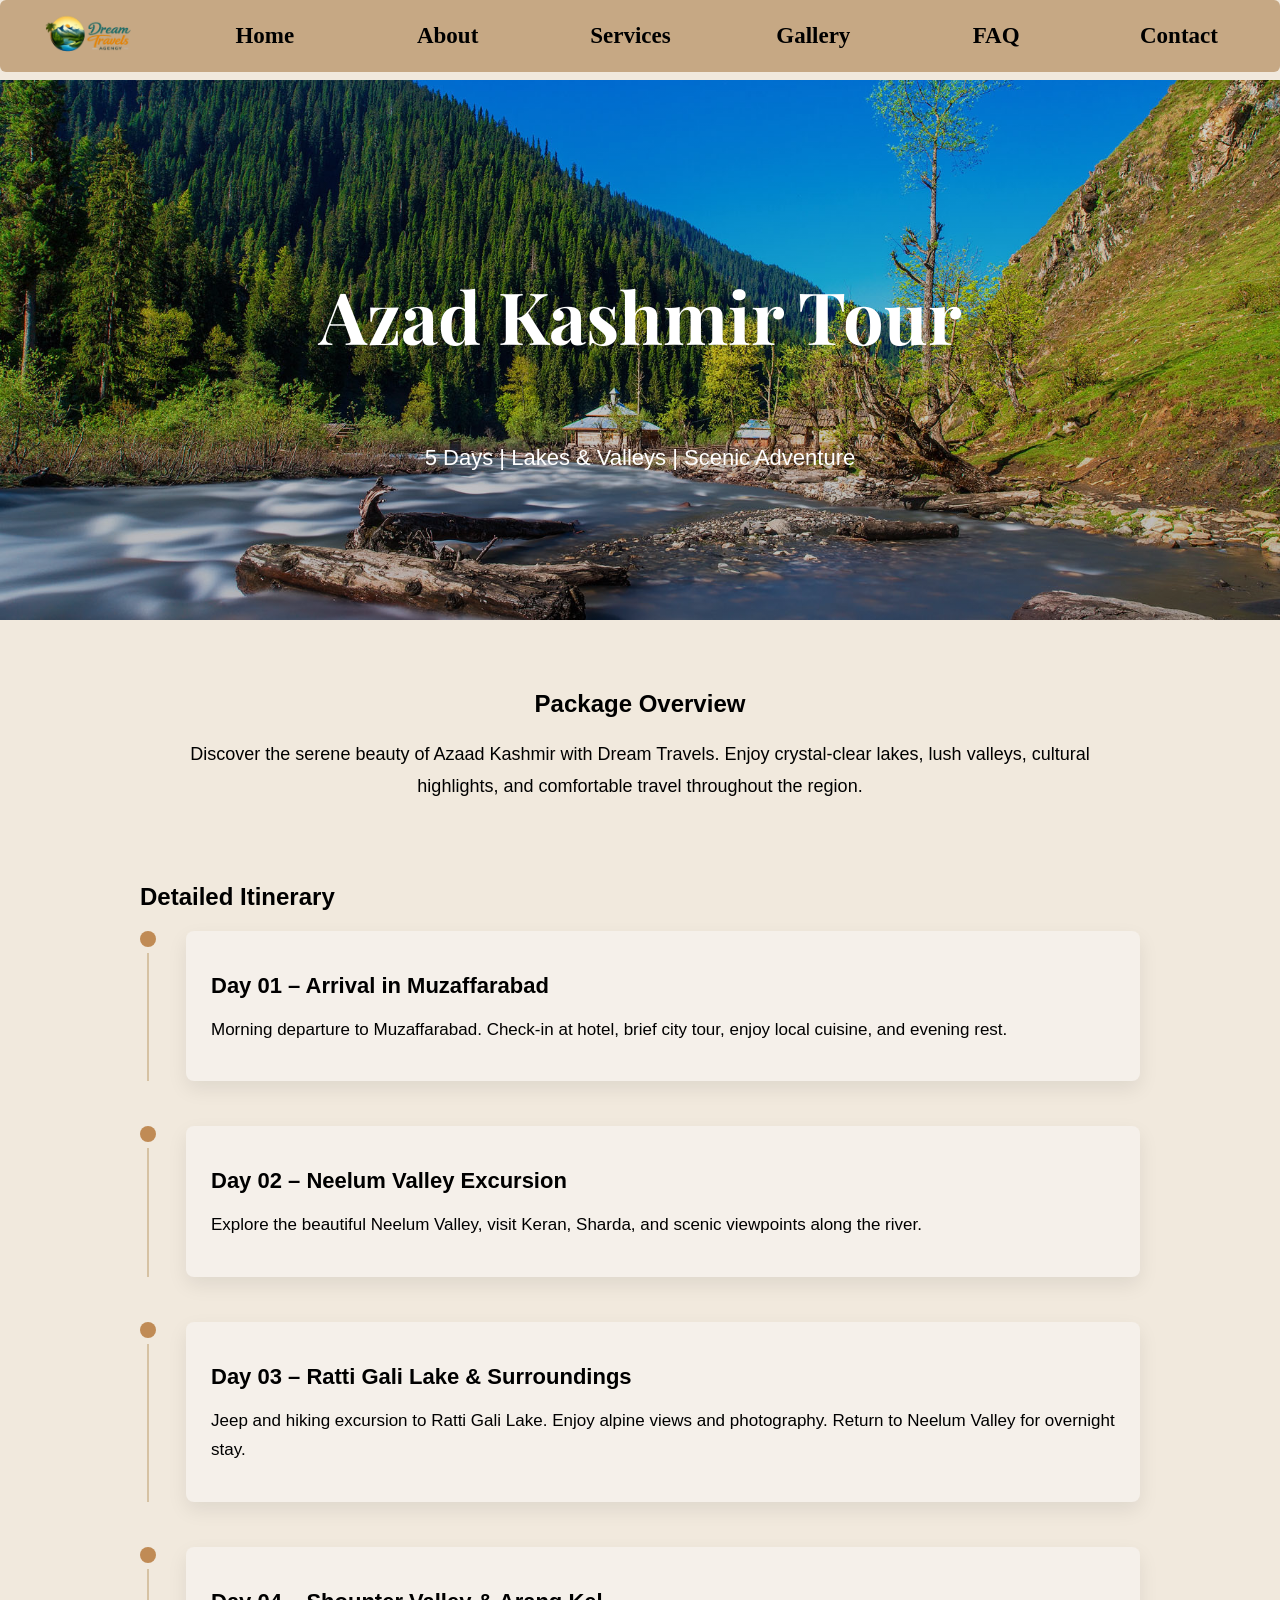
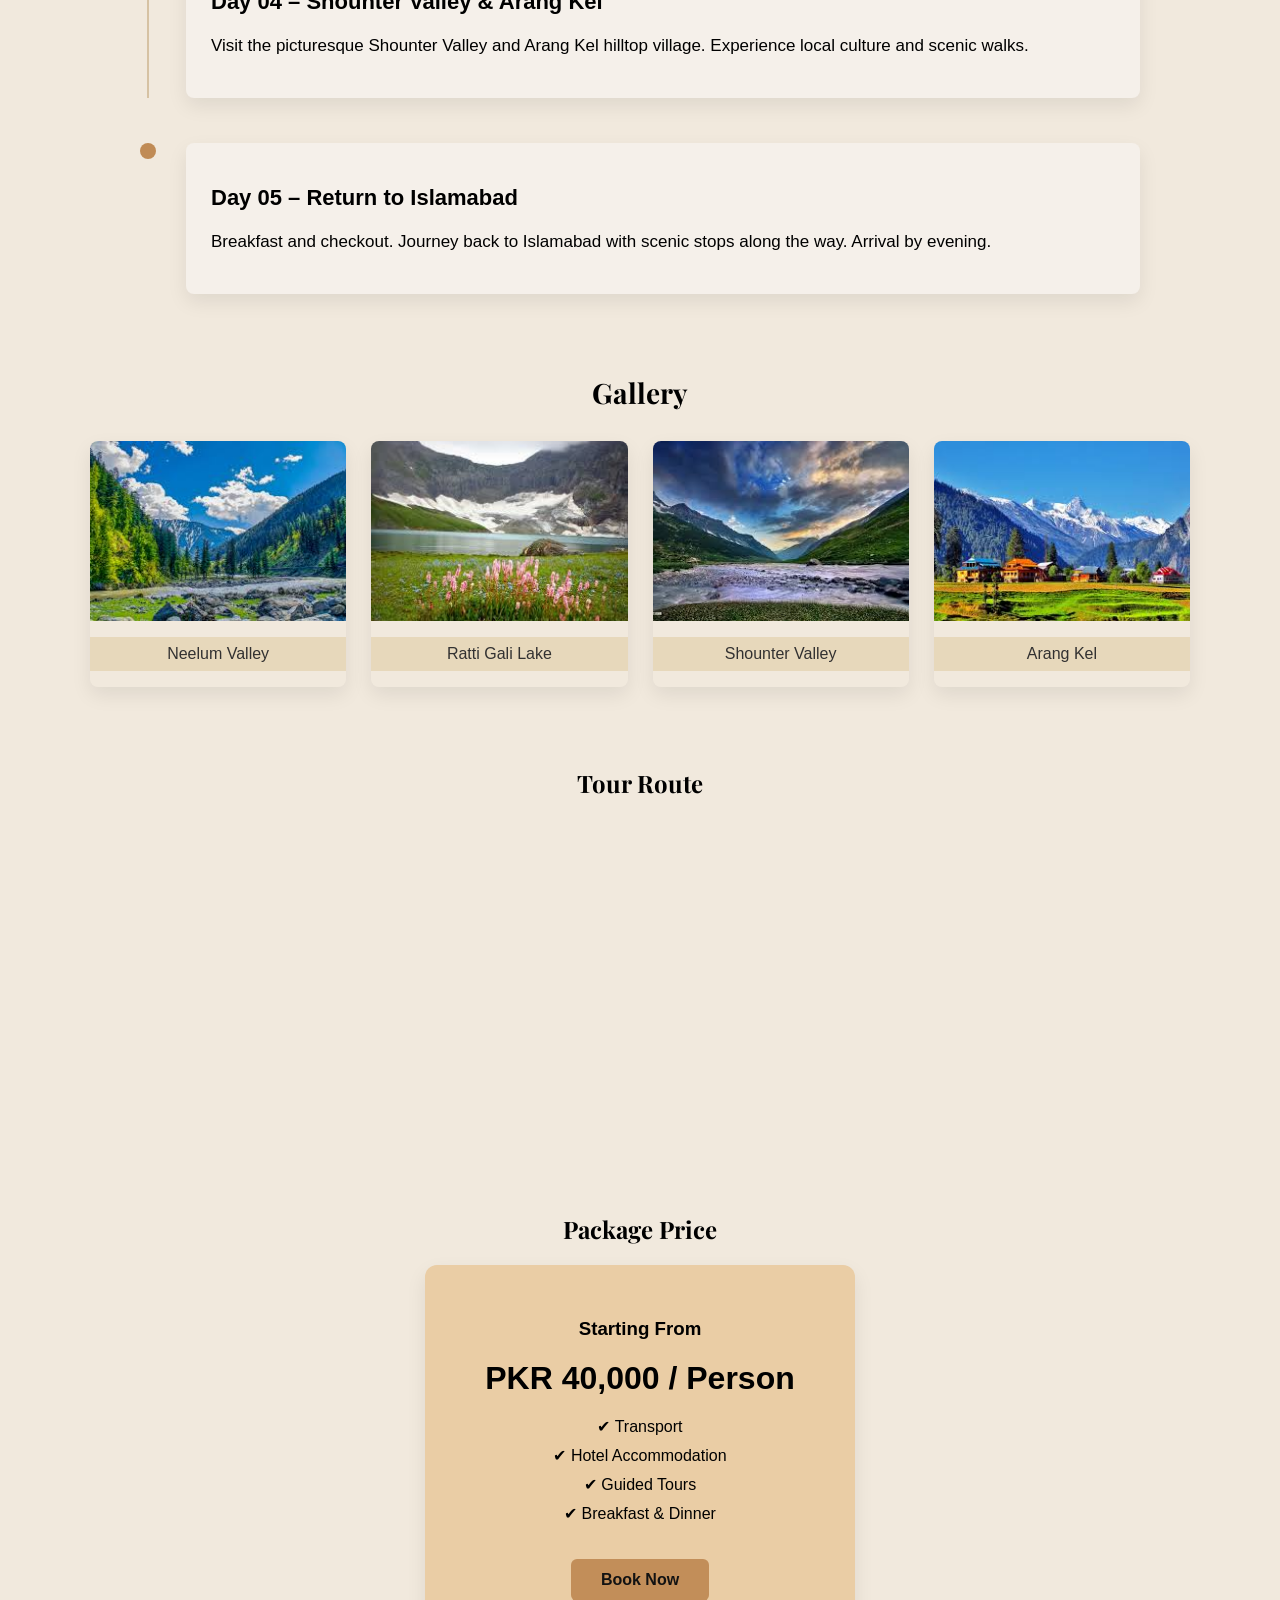
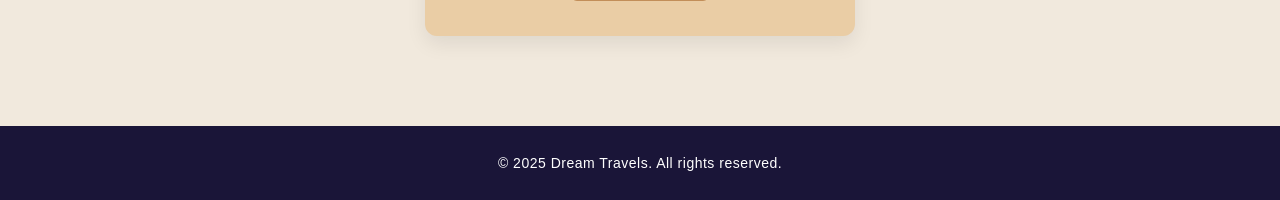
<file: kashmir.html>
<!DOCTYPE html>
<html lang="en">
<head>
    <meta charset="UTF-8">
    <title>Kashmir Tour Package | Dream Travels</title>
    <link rel="stylesheet" href="style.css">
    <link href="https://fonts.googleapis.com/css2?family=Playfair+Display:wght@600;700&display=swap" rel="stylesheet">
</head>
<body>

<header class="site-header">
    <nav class="top-nav">
        <div class="logo">
            <img src="logo.png" alt="Dream Travels Logo">
        </div>
        <a class="nav-item" href="index.html">Home</a>
        <a class="nav-item" href="about.html">About</a>
        <a class="nav-item" href="service.html">Services</a>
        <a class="nav-item" href="gallery.html">Gallery</a>
        <a class="nav-item" href="faq.html">FAQ</a>
        <a class="nav-item" href="contact.html">Contact</a>
    </nav>
</header>

<main>

<section class="kashmir-hero">
    <img src="kashmir_hero.jpg" alt="Azad Kashmir">
    <div class="kashmir-hero-text">
        <h1>Azad Kashmir Tour</h1>
        <p>5 Days | Lakes & Valleys | Scenic Adventure</p>
    </div>
</section>

<section class="kashmir-overview">
    <h2>Package Overview</h2>
    <p>
        Discover the serene beauty of Azaad Kashmir with Dream Travels.
        Enjoy crystal-clear lakes, lush valleys, cultural highlights,
        and comfortable travel throughout the region.
    </p>
</section>

<section class="kashmir-itinerary">
    <h2>Detailed Itinerary</h2>

    <div class="itinerary-item">
        <div class="timeline">
            <span class="dot"></span>
            <span class="line"></span>
        </div>
        <div class="itinerary-content">
            <h3>Day 01 – Arrival in Muzaffarabad</h3>
            <p>
                Morning departure to Muzaffarabad. Check-in at hotel, brief city tour,
                enjoy local cuisine, and evening rest.
            </p>
        </div>
    </div>

    <div class="itinerary-item">
        <div class="timeline">
            <span class="dot"></span>
            <span class="line"></span>
        </div>
        <div class="itinerary-content">
            <h3>Day 02 – Neelum Valley Excursion</h3>
            <p>
                Explore the beautiful Neelum Valley, visit Keran, Sharda,
                and scenic viewpoints along the river.
            </p>
        </div>
    </div>

    <div class="itinerary-item">
        <div class="timeline">
            <span class="dot"></span>
            <span class="line"></span>
        </div>
        <div class="itinerary-content">
            <h3>Day 03 – Ratti Gali Lake & Surroundings</h3>
            <p>
                Jeep and hiking excursion to Ratti Gali Lake. Enjoy alpine views
                and photography. Return to Neelum Valley for overnight stay.
            </p>
        </div>
    </div>

    <div class="itinerary-item">
        <div class="timeline">
            <span class="dot"></span>
            <span class="line"></span>
        </div>
        <div class="itinerary-content">
            <h3>Day 04 – Shounter Valley & Arang Kel</h3>
            <p>
                Visit the picturesque Shounter Valley and Arang Kel hilltop village.
                Experience local culture and scenic walks.
            </p>
        </div>
    </div>

    <div class="itinerary-item">
        <div class="timeline">
            <span class="dot"></span>
        </div>
        <div class="itinerary-content">
            <h3>Day 05 – Return to Islamabad</h3>
            <p>
                Breakfast and checkout. Journey back to Islamabad with scenic stops
                along the way. Arrival by evening.
            </p>
        </div>
    </div>
</section>

<section class="kashmir-gallery">
    <h2>Gallery</h2>
    <div class="gallery-grid">
        <div class="gallery-item">
            <img src="kashmir1.jpg" alt="Neelum Valley">
            <p class="caption">Neelum Valley</p>
        </div>
        <div class="gallery-item">
            <img src="kashmir2.jpg" alt="Ratti Gali Lake">
            <p class="caption">Ratti Gali Lake</p>
        </div>
        <div class="gallery-item">
            <img src="kashmir3.jpg" alt="Shounter Valley">
            <p class="caption">Shounter Valley</p>
        </div>
        <div class="gallery-item">
            <img src="kashmir4.jpg" alt="Arang Kel">
            <p class="caption">Arang Kel</p>
        </div>
    </div>
</section>

<section class="kashmir-map">
    <h2>Tour Route</h2>
    <iframe 
        src="https://www.google.com/maps?q=Azaad%20Kashmir&output=embed"
        loading="lazy">
    </iframe>
</section>

<section class="kashmir-pricing">
    <h2>Package Price</h2>
    <div class="price-card">
        <h3>Starting From</h3>
        <p class="price">PKR 40,000 / Person</p>
        <ul>
            <li>✔ Transport</li>
            <li>✔ Hotel Accommodation</li>
            <li>✔ Guided Tours</li>
            <li>✔ Breakfast & Dinner</li>
        </ul>
        <a href="contact.html" class="book-btn">Book Now</a>
    </div>
</section>

</main>

<footer class="site-footer">
    <p>&copy; 2025 Dream Travels. All rights reserved.</p>
</footer>

</body>
</html>
</file>
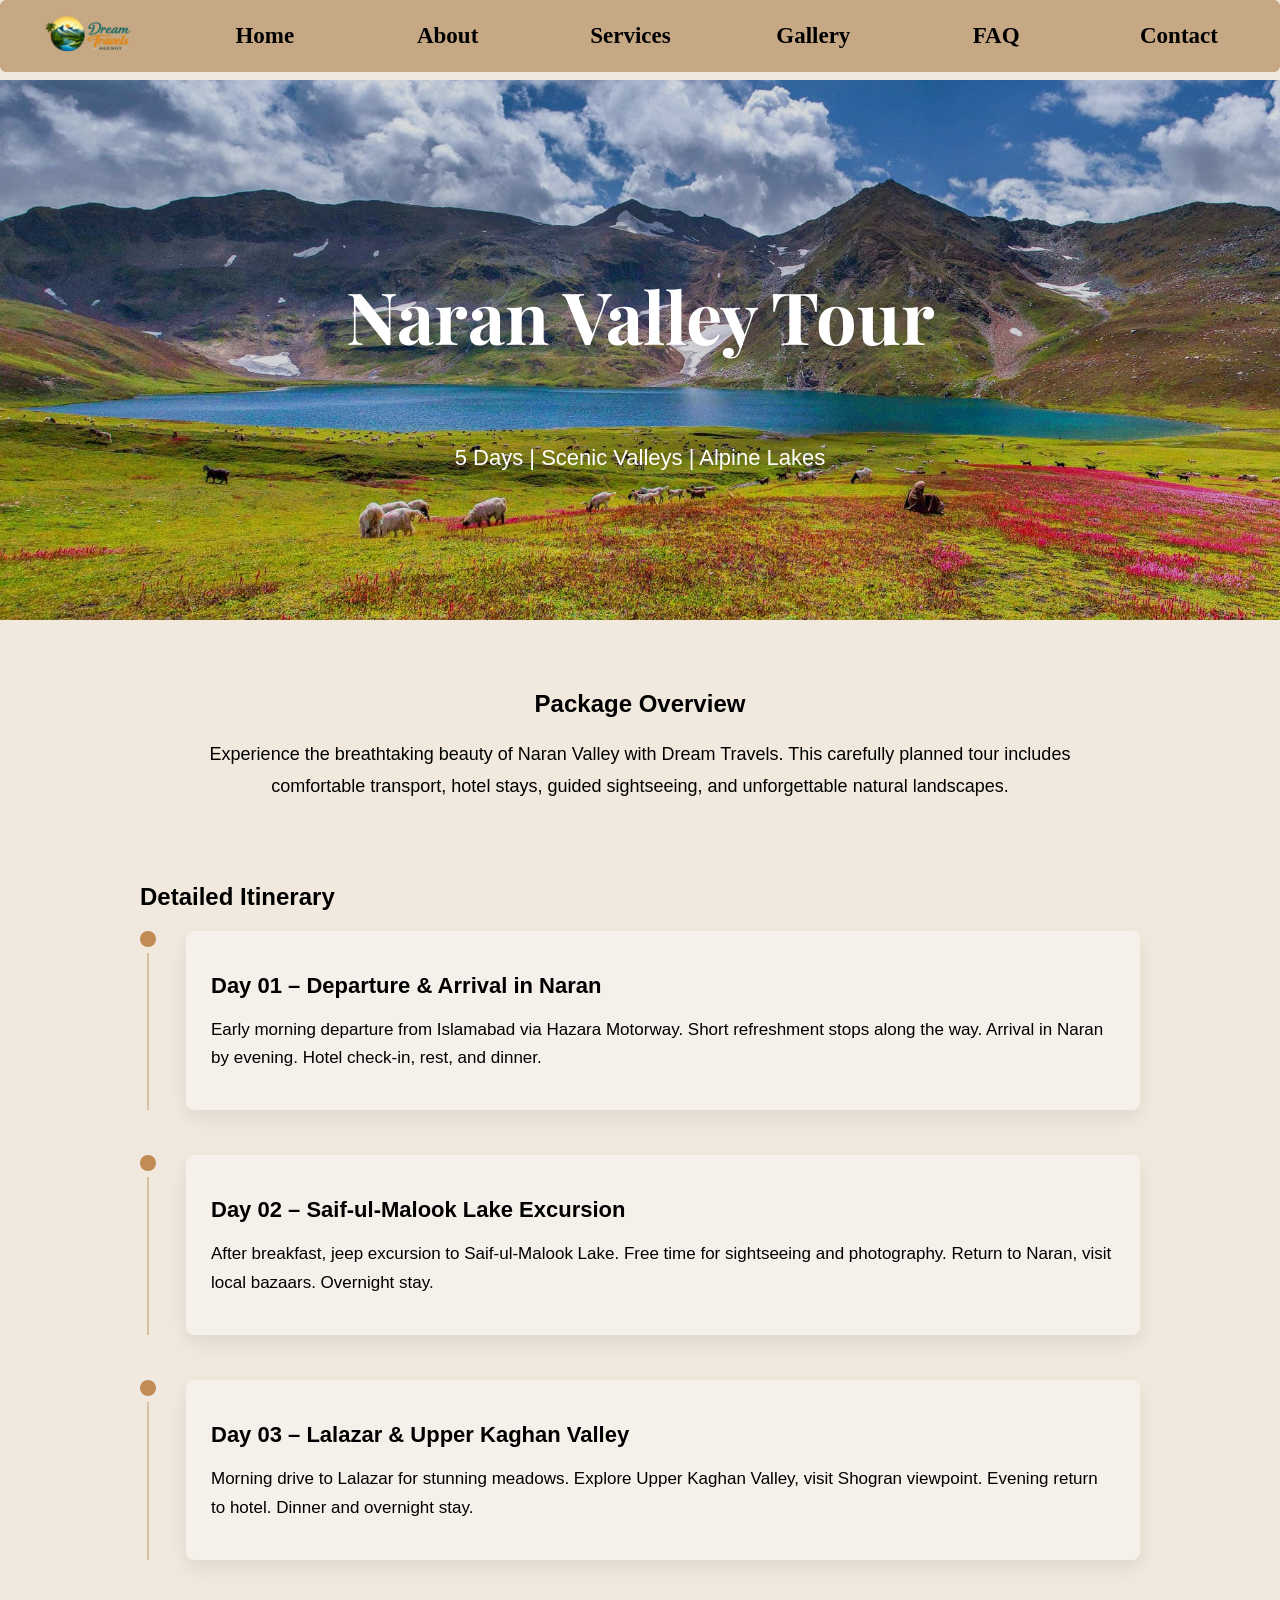
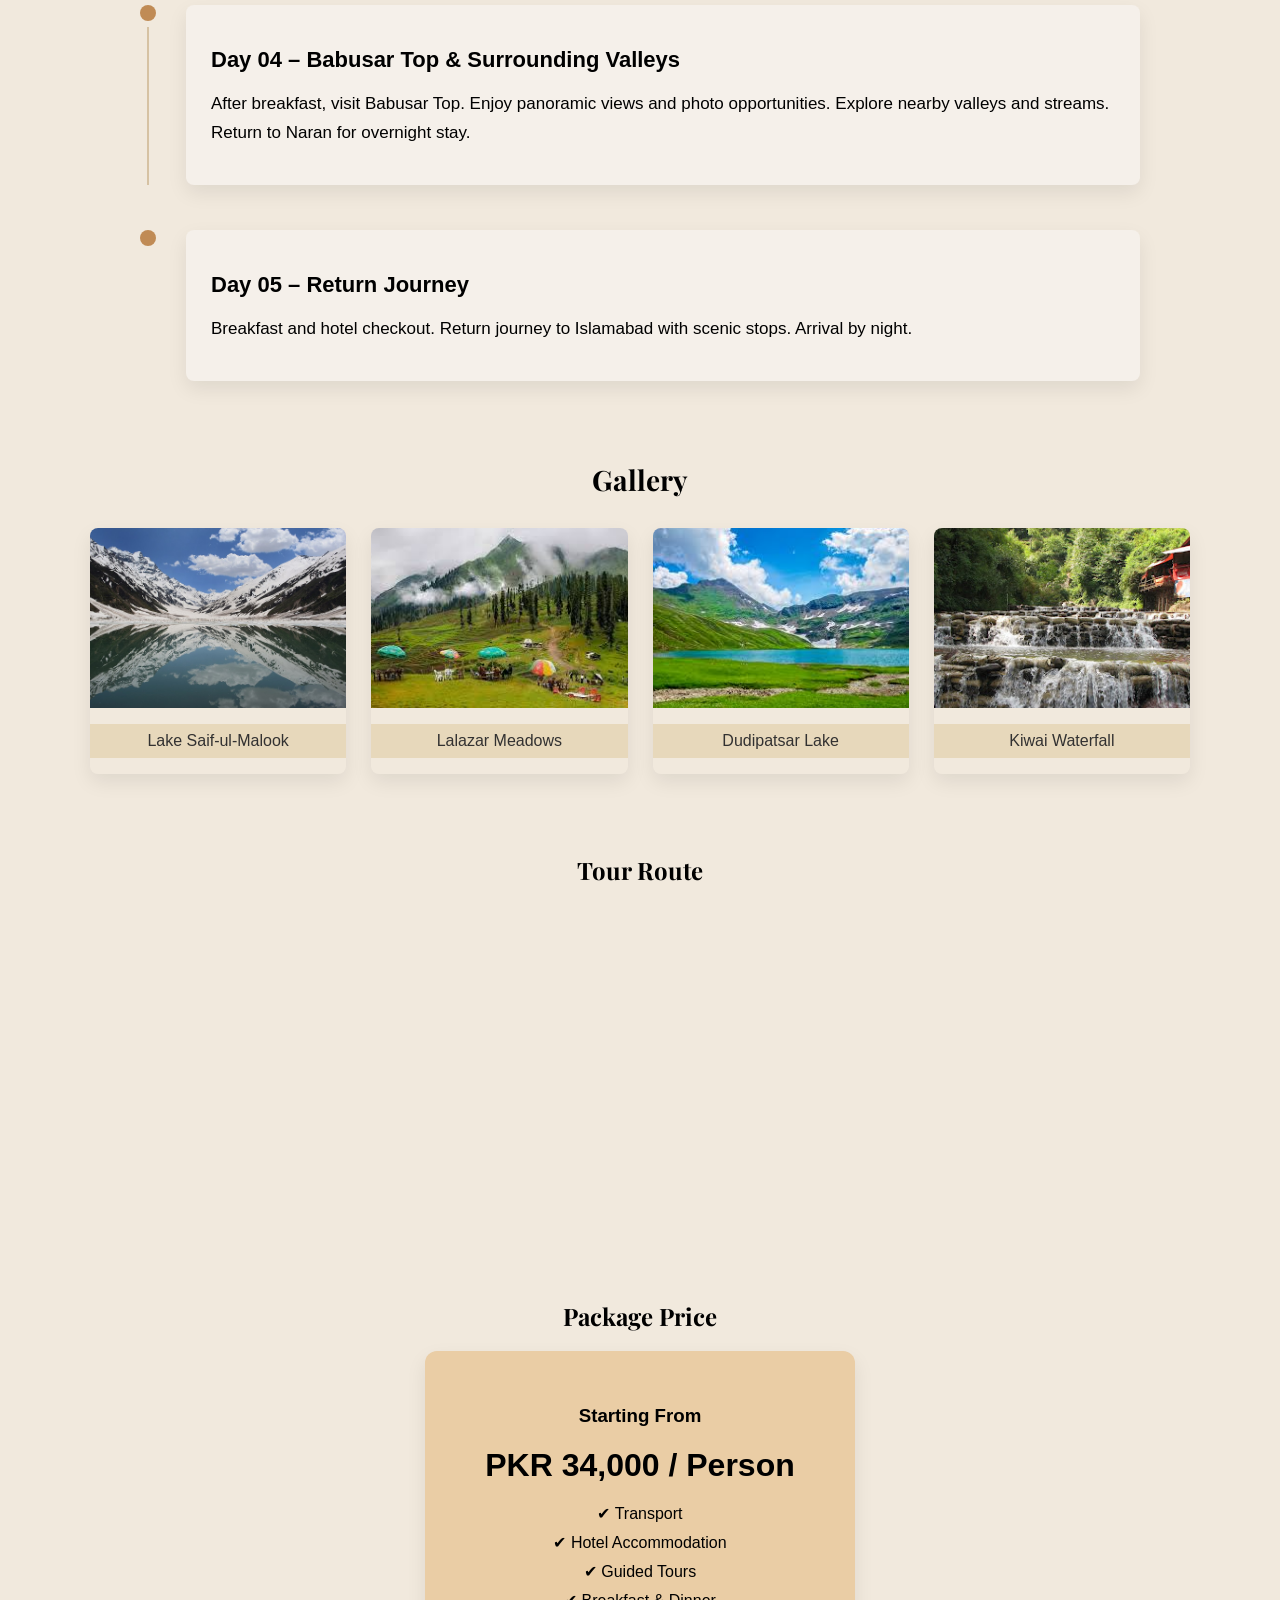
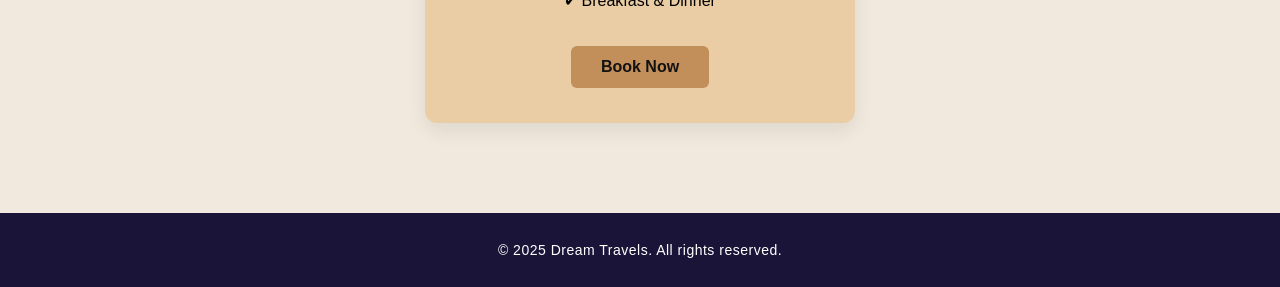
<file: naran.html>
<!DOCTYPE html>
<html lang="en">
<head>
    <meta charset="UTF-8">
    <title>Naran Tour Package | Dream Travels</title>
    <link rel="stylesheet" href="style.css">

    <link href="https://fonts.googleapis.com/css2?family=Playfair+Display:wght@600;700&display=swap" rel="stylesheet">
</head>
<body>

<header class="site-header">
    <nav class="top-nav">
        <div class="logo">
            <img src="logo.png" alt="Dream Travels Logo">
        </div>
        <a class="nav-item" href="index.html">Home</a>
        <a class="nav-item" href="about.html">About</a>
        <a class="nav-item" href="service.html">Services</a>
        <a class="nav-item" href="gallery.html">Gallery</a>
        <a class="nav-item" href="faq.html">FAQ</a>
        <a class="nav-item" href="contact.html">Contact</a>
    </nav>
</header>

<main>

<section class="naran-hero">
    <img src="naran_hero.jpg" alt="Naran Valley">
    <div class="naran-hero-text">
        <h1>Naran Valley Tour</h1>
        <p>5 Days | Scenic Valleys | Alpine Lakes</p>
    </div>
</section>

<section class="naran-overview">
    <h2>Package Overview</h2>
    <p>
        Experience the breathtaking beauty of Naran Valley with Dream Travels.
        This carefully planned tour includes comfortable transport, hotel stays,
        guided sightseeing, and unforgettable natural landscapes.
    </p>
</section>

<section class="naran-itinerary">
    <h2>Detailed Itinerary</h2>

    <div class="itinerary-item">
        <div class="timeline">
            <span class="dot"></span>
            <span class="line"></span>
        </div>
        <div class="itinerary-content">
            <h3>Day 01 – Departure & Arrival in Naran</h3>
            <p>
                Early morning departure from Islamabad via Hazara Motorway.
                Short refreshment stops along the way. Arrival in Naran by evening.
                Hotel check-in, rest, and dinner.
            </p>
        </div>
    </div>

    <div class="itinerary-item">
        <div class="timeline">
            <span class="dot"></span>
            <span class="line"></span>
        </div>
        <div class="itinerary-content">
            <h3>Day 02 – Saif-ul-Malook Lake Excursion</h3>
            <p>
                After breakfast, jeep excursion to Saif-ul-Malook Lake.
                Free time for sightseeing and photography. Return to Naran,
                visit local bazaars. Overnight stay.
            </p>
        </div>
    </div>

    <div class="itinerary-item">
        <div class="timeline">
            <span class="dot"></span>
            <span class="line"></span>
        </div>
        <div class="itinerary-content">
            <h3>Day 03 – Lalazar & Upper Kaghan Valley</h3>
            <p>
                Morning drive to Lalazar for stunning meadows. Explore Upper Kaghan Valley,
                visit Shogran viewpoint. Evening return to hotel. Dinner and overnight stay.
            </p>
        </div>
    </div>

    <div class="itinerary-item">
        <div class="timeline">
            <span class="dot"></span>
            <span class="line"></span>
        </div>
        <div class="itinerary-content">
            <h3>Day 04 – Babusar Top & Surrounding Valleys</h3>
            <p>
                After breakfast, visit Babusar Top. Enjoy panoramic views and photo opportunities.
                Explore nearby valleys and streams. Return to Naran for overnight stay.
            </p>
        </div>
    </div>

    <div class="itinerary-item">
        <div class="timeline">
            <span class="dot"></span>
        </div>
        <div class="itinerary-content">
            <h3>Day 05 – Return Journey</h3>
            <p>
                Breakfast and hotel checkout. Return journey to Islamabad with
                scenic stops. Arrival by night.
            </p>
        </div>
    </div>
</section>

<section class="naran-gallery">
    <h2>Gallery</h2>
    <div class="gallery-grid">
        <div class="gallery-item">
            <img src="naran1.jpeg" alt="Saif-ul-Malook Lake">
            <p class="caption">Lake Saif-ul-Malook</p>
        </div>
        <div class="gallery-item">
            <img src="naran2.jpg" alt="Lalazar Meadow">
            <p class="caption">Lalazar Meadows</p>
        </div>
        <div class="gallery-item">
            <img src="naran3.jpg" alt="Naran Valley">
            <p class="caption">Dudipatsar Lake</p>
        </div>
        <div class="gallery-item">
            <img src="naran4.jpg" alt="Lake View">
            <p class="caption">Kiwai Waterfall</p>
        </div>
    </div>
</section>

<section class="naran-map">
    <h2>Tour Route</h2>
    <iframe 
        src="https://www.google.com/maps?q=Naran%20Valley&output=embed"
        loading="lazy">
    </iframe>
</section>

<section class="naran-pricing">
    <h2>Package Price</h2>
    <div class="price-card">
        <h3>Starting From</h3>
        <p class="price">PKR 34,000 / Person</p>
        <ul>
            <li>✔ Transport</li>
            <li>✔ Hotel Accommodation</li>
            <li>✔ Guided Tours</li>
            <li>✔ Breakfast & Dinner</li>
        </ul>
        <a href="contact.html" class="book-btn">Book Now</a>
    </div>
</section>

</main>

<footer class="site-footer">
    <p>&copy; 2025 Dream Travels. All rights reserved.</p>
</footer>

</body>
</html>
</file>
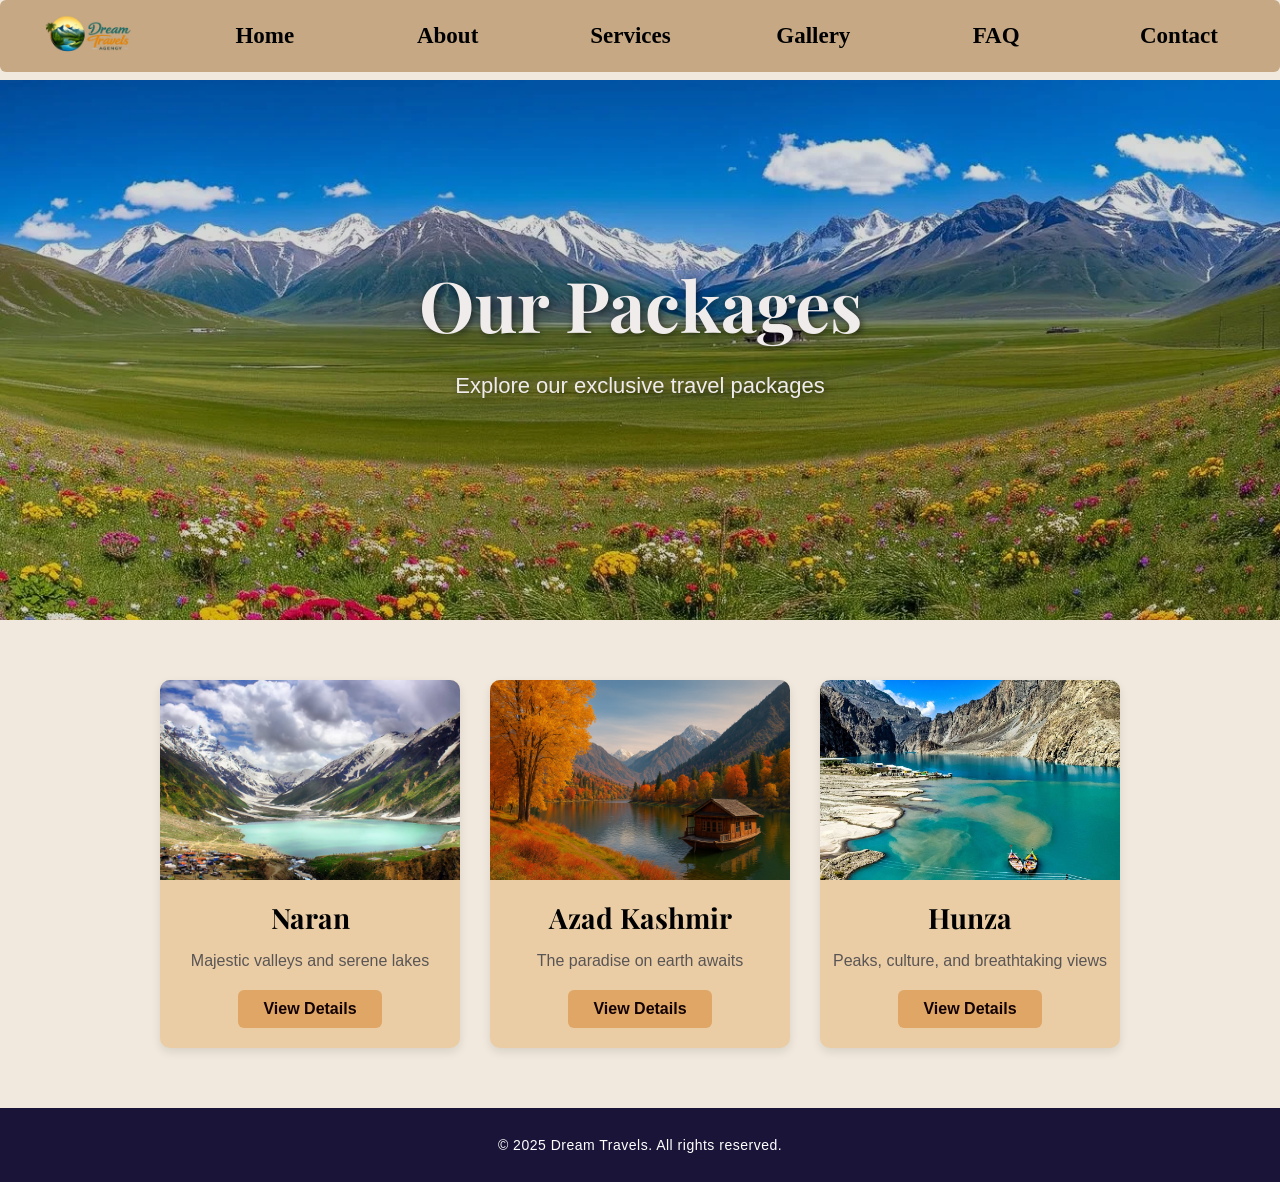
<file: service.html>
<!DOCTYPE html>
<html lang="en">
<head>
    <meta charset="UTF-8">
    <title>DREAM TRAVELS - Services</title>
    <link rel="stylesheet" href="style.css"> 
     
    <link href="https://fonts.googleapis.com/css2?family=Playfair+Display:wght@700;900&display=swap" rel="stylesheet">
</head>
<body>

<header class="site-header">
    <nav class="top-nav" aria-label="Main navigation">
        <div class="logo">
            <img src="logo.png" alt="Dream Travels Logo" class="logo">
        </div>
        <a class="nav-item" href="index.html">Home</a>
        <a class="nav-item" href="about.html">About</a>
        <a class="nav-item" href="services.html">Services</a>
        <a class="nav-item" href="gallery.html">Gallery</a>
        <a class="nav-item" href="faq.html">FAQ</a>
        <a class="nav-item" href="contact.html">Contact</a>
    </nav>
</header>

<main>

    
    <section class="services-hero">
        <img src="service.webp" alt="Dream Travels Services" class="hero-img">
        <div class="hero-text">
            <h1>Our Packages</h1>
            <p>Explore our exclusive travel packages</p>
        </div>
    </section>

    
    <section class="package-cards">
        <div class="card">
            <img src="naran.jpg" alt="Naran Package">
            <h2>Naran</h2>
            <p>Majestic valleys and serene lakes</p>
            <a href="naran.html" class="btn">View Details</a>
        </div>

        <div class="card">
            <img src="kashmir.png" alt="Kashmir Package">
            <h2>Azad Kashmir</h2>
            <p>The paradise on earth awaits</p>
            <a href="kashmir.html" class="btn">View Details</a>
        </div>

        <div class="card">
            <img src="hunza.jpg" alt="Hunza Package">
            <h2>Hunza</h2>
            <p>Peaks, culture, and breathtaking views</p>
            <a href="hunza.html" class="btn">View Details</a>
        </div>
    </section>

</main>

</body>
</html>
<footer class="site-footer">
    <p>&copy; 2025 Dream Travels. All rights reserved.</p>

</body>
</html>
</file>
<file: style.css>
body {
    font-family: Arial, sans-serif;
    background-color: #f1e9dd;
    margin: 0;
    padding-top: 80px; 
}

.site-header {
    position: fixed;
    top: 0;
    width: 100%;
    background-color: #FFFFFF;
    z-index: 1000;
}

.top-nav {
    position: fixed;
    left: 0;
    right: 0;
    top: 0;
    display: flex;
    justify-content: space-between;
    align-items: center;
    max-width: 1300px;
    margin: 0 auto;
    height: 72px;         
    padding: 0 24px;       
    gap: 18px;
    z-index: 20;
    background-color: #c6a884;  
    border-radius: 6px;
}

.site-header .logo img {
    height: 90px;      
    width: auto;       
    display: block;   
} 

.top-nav .nav-item {
  display: inline-block;
  padding: 12px 22px;
  color: #000000;
  text-decoration: none;
  font-family: 'iconic-sans', serif;
  font-size: 23px;
  font-weight: 550;
  border-radius: 6px;
  text-align: center;
  min-width: 110px;

}
.top-nav .nav-item:hover,
.top-nav .nav-item:focus {
    background-color: #ebd7b9;
    transform: translateY(-2px);
}

.hero {
    position: relative;
    width: 100%;
    max-height: 100vh; 
    overflow: hidden;
}


.hero-video {
    width: 100%;
    height: auto;
    display: block;
    object-fit: cover; 
}

.heropic-overlay {
    position: absolute;
    top: 16%;
    right: 50%;
    height: 5%;
    width: 25%;
    transform: scale(0.5); 
    transform-origin: top right; 
}

.hero-overlay-text {
    position: absolute;
    top: 48%;
    right: 23%;
    transform: translateY(-50%);
    font-size: 100px;
    font-weight: 700; 
    font-family: 'Display'; 
    color: rgb(255, 255, 255);

    text-align: right;
    line-height: 1.2;
    letter-spacing: 1px; 
}
  
.hero-overlay-subtext {
    position: absolute;
    top: 60%;
    right: 40%;
    transform: translateY(-50%);
    font-size: 24px;
    font-weight: 700;
    font-family: 'Playfair Display', serif;
    color: rgb(255, 255, 255);
    text-shadow: 3px 3px 10px rgba(192, 160, 112, 0.8);
    text-align: right;
    letter-spacing: 0.5px;
}
.bgbox {

    padding: 20px;
    margin: 40px auto;
    max-width: 800px;
    border-radius: 8px;
    box-shadow: 0 4px 8px #E0D8CC;
    text-align: center;
    font-size: 20px;
    color: #5C4033;
}
.content {
    max-width: 1000px;
    margin: 60px auto;
    padding: 20px;
    text-align: center;
}

.content h1 {
    font-size: 52px;
    margin-bottom: 10px;
}

.tagline {
    font-size: 24px;
    font-style: italic;
    margin-bottom: 40px;
}

.content h2 {
    font-size: 32px;
    margin-top: 50px;
    margin-bottom: 20px;
}

.content p {
    font-size: 18px;
    line-height: 1.8;
    margin-bottom: 25px;
}
.content2 {
    max-width: 1000px;
    margin: 60px auto;
    padding: 30px;
    text-align: center;

}

.content2 h2 {
    font-size: 32px;
    margin-top: 50px;
    margin-bottom: 20px;
}

.content2 p {
    font-size: 18px;
    max-width: 800px;
    margin: 25px auto;
}

.features-list {
    list-style: none;
    padding: 0;
    font-size: 18px;
}

.features-list li {
    display: flex;
    justify-content: center;
    align-items: center;
    gap: 10px;
    margin-bottom: 15px;
}

.features-list li::before {
    content: "✓";
    color: #1a1538;
    font-weight: bold;
}


@media (max-width: 768px) {
    .hero-overlay-text {
        font-size: 32px;
        right: 5%;
        text-align: center;
        left: 5%;
    }
    
    .content h1 {
        font-size: 36px;
    }
    
    .content {
        padding: 15px;
    }
}


.services-hero {
    position: relative;
    width: 100%;
    height:60vh;
    background-size: cover;
    background-position: center;
}
.services-hero::before {
    content: "";
    position: absolute;
    inset: 0;
    background: rgba(0,0,0,0.15);
}
.services-hero .hero-img {
    width: 100%;
    height: 100%;
    object-fit: cover;
}

.services-hero .hero-text {
    position: absolute;
    top: 48%;
    left: 50%;
    transform: translate(-50%, -50%);
    color: rgb(241, 236, 236);
    text-align: center;
    text-shadow: 2px 2px 8px rgba(0,0,0,0.6);
    z-index: 1;
}

.services-hero h1 {
    font-size: clamp(42px, 6vw, 70px);
    font-family: 'Playfair Display', serif;
    margin: 0;
}

.services-hero p {
    font-size: 22px;
}

.package-cards {
    display: flex;
    justify-content: center;
    flex-wrap: wrap;
    gap: 30px;
    margin: 60px auto;
    max-width: 1200px;
    padding: 0 20px;
}

.card {
    background-color: #eacda5;
    border-radius: 10px;
    box-shadow: 0 4px 10px rgba(0,0,0,0.1);
    width: 300px;
    text-align: center;
    overflow: hidden;
    transition: transform 0.3s, box-shadow 0.3s;
}

.card img {
    width: 100%;
    height: 200px;
    object-fit: cover;
}

.card h2 {
    font-family: 'Playfair Display', serif;
    font-size: 28px;
    margin: 15px 0 10px;
}

.card p {
    font-size: 16px;
    color: #5a5555;
    margin-bottom: 20px;
    padding: 0 10px;
}

.card .btn {
    display: inline-block;
    margin-bottom: 20px;
    padding: 10px 25px;
    background-color: #dfa666;
    color: #130202;
    text-decoration: none;
    border-radius: 6px;
    font-weight: bold;
    transition: background-color 0.3s;
}

.card .btn:hover {
    background-color: #ebd7b9;
    color: #000;
}

.card:hover {
    transform: translateY(-5px);
    box-shadow: 0 10px 20px rgba(0,0,0,0.2);
}


@media (max-width: 900px) {
    .package-cards {
        flex-direction: column;
        align-items: center;
    }
}


.site-footer1 {
    background-color: #ad9b87;
    padding: 50px 20px 40px;
    text-align: center;
    color: #1a1538;
    width: 100vw;
    position: relative;
    left: 50%;
    right: 50%;
    margin-left: -50vw;
    margin-right: -50vw;
    
}

.site-footer1 h2 {
    font-size: 32px;
    margin-bottom: 20px;
    letter-spacing: 1px;
}

.site-footer1 p {
    font-size: 18px;
    margin: 8px 0;
}

.site-footer1 a {
    color: #1a1538;
    text-decoration: none;
    font-weight: 500;
}

.site-footer1 a:hover {
    text-decoration: underline;
}

.site-footer {
    background-color: #1a1538;
    color: #ffffff;
    text-align: center;
    padding: 15px 10px;
    font-size: 14px;
    letter-spacing: 0.5px;
}

/*naran styling start */
.naran-hero {
    position: relative;
    width: 100%;
    height:60vh;
    background-size: cover;
    background-position: center;
}

.naran-hero img {
    width: 100%;
    height: 100%;
    object-fit: cover;
}

.naran-hero-text {
    position: absolute;
    inset: 0;
    background: rgba(0,0,0,0.15);
    display: flex;
    flex-direction: column;
    justify-content: center;
    align-items: center;
    color: #fff;
    text-align: center;
}

.naran-hero-text h1 {
    font-size: clamp(42px, 6vw, 72px);
    font-family: 'Playfair Display', serif;
}

.naran-hero-text p {
    font-size: 22px;
}

.naran-overview {
    max-width: 900px;
    margin: 70px auto;
    text-align: center;
}

.naran-overview p {
    font-size: 18px;
    line-height: 1.8;
}

.naran-itinerary {
    max-width: 1000px;
    margin: 80px auto;
}

.itinerary-item {
    display: flex;
    gap: 30px;
    margin-bottom: 45px;
}

.timeline {
    display: flex;
    flex-direction: column;
    align-items: center;
}

.timeline .dot {
    width: 16px;
    height: 16px;
    background: #c08b55;
    border-radius: 50%;
}

.timeline .line {
    width: 2px;
    flex-grow: 1;
    background: #d6c2a3;
    margin-top: 6px;
}

.itinerary-content {
    background: #f5f0ea;
    padding: 20px 25px;
    border-radius: 8px;
    flex-grow: 1;
}

.itinerary-content h3 {
    font-family: 'Arial', sans-serif; 
    font-size: 22px;
    margin-bottom: 8px;
}

.itinerary-content p {
    font-size: 17px;
    line-height: 1.7;
}

.naran-map {
    max-width: 700px;
    margin: 60px auto;
    text-align: center;
}

.naran-map iframe {
    width: 100%;
    height: 300px;
    border: none;
    border-radius: 10px;
}
.naran-map h2,
.naran-pricing h2 {
    font-family: 'Playfair Display', serif;
}


.naran-pricing {
    text-align: center;
    margin: 90px auto;
}

.price-card {
    background: #eacda5;
    max-width: 360px;
    margin: auto;
    padding: 35px;
    border-radius: 12px;
}

.price {
    font-size: 32px;
    font-weight: bold;
    margin: 20px 0;
}

.price-card ul {
    list-style: none;
    padding: 0;
}

.price-card li {
    margin: 10px 0;
}

.book-btn {
    display: inline-block;
    margin-top: 20px;
    padding: 12px 30px;
    background: #c28e59;
    color: #121212;
    text-decoration: none;
    border-radius: 6px;
    font-weight: bold;
}

.book-btn:hover {
    background: #a87647;
}


@media (max-width: 768px) {
    .naran-hero-text h1 {
        font-size: 36px;
    }

    .naran-hero-text p {
        font-size: 18px;
    }

    .itinerary-item {
        flex-direction: column;
        gap: 15px;
    }
}

.naran-gallery {
    max-width: 1100px;
    margin: 80px auto;
    text-align: center;
    padding: 0 20px;
}

.naran-gallery h2 {
    font-family: 'Playfair Display', serif;
    font-size: 28px; 
    margin-bottom: 30px;
}

.gallery-grid {
    display: grid;
    grid-template-columns: repeat(auto-fit, minmax(250px, 1fr));
    gap: 25px;
}


.gallery-item {
    position: relative;
    overflow: hidden;
    border-radius: 8px;
}


.gallery-item img {
    width: 100%;
    height: 180px;  
    object-fit: cover;
    display: block;
    transition: transform 0.3s;
}

.gallery-item:hover img {
    transform: scale(1.05);
}

.caption {
    font-size: 16px;
    color: #323131;
    padding: 8px 10px;
    background-color: #e7d8bb;
    text-align: center;
}
.itinerary-content,
.price-card,
.gallery-item {
    box-shadow: 0 8px 20px rgba(0,0,0,0.08);
}
/*naran styling end */

/* Kashmir styling start */

.kashmir-hero {
    position: relative;
    width: 100%;
    height:60vh;
    background-size: cover;
    background-position: center;
}

.kashmir-hero img {
    width: 100%;
    height: 100%;
    object-fit: cover;
}

.kashmir-hero-text {
    position: absolute;
    inset: 0;
    background: linear-gradient(
        rgba(0,0,0,0.15),
        rgba(0,0,0,0.25)
        );

    display: flex;
    flex-direction: column;
    justify-content: center;
    align-items: center;
    color: #fff;
    text-align: center;
}

.kashmir-hero-text h1 {
    font-size: clamp(42px, 6vw, 72px);
    font-family: 'Playfair Display', serif;
}

.kashmir-hero-text p {
    font-size: 22px;
}

.kashmir-overview {
    max-width: 900px;
    margin: 70px auto;
    text-align: center;
}

.kashmir-overview p {
    font-size: 18px;
    line-height: 1.8;
}

.kashmir-itinerary {
    max-width: 1000px;
    margin: 80px auto;
}

.itinerary-item {
    display: flex;
    gap: 30px;
    margin-bottom: 45px;
}

.timeline {
    display: flex;
    flex-direction: column;
    align-items: center;
}

.timeline .dot {
    width: 16px;
    height: 16px;
    background: #c08b55;
    border-radius: 50%;
}

.timeline .line {
    width: 2px;
    flex-grow: 1;
    background: #d6c2a3;
    margin-top: 6px;
}

.itinerary-content {
    background: #f5f0ea;
    padding: 20px 25px;
    border-radius: 8px;
    flex-grow: 1;
}

.itinerary-content h3 {
    font-family: 'Arial', sans-serif; 
    font-size: 22px;
    margin-bottom: 8px;
}

.itinerary-content p {
    font-size: 17px;
    line-height: 1.7;
}

.kashmir-map {
    max-width: 700px;
    margin: 60px auto;
    text-align: center;
}

.kashmir-map iframe {
    width: 100%;
    height: 300px;
    border: none;
    border-radius: 10px;
}

.kashmir-pricing {
    text-align: center;
    margin: 90px auto;
}

.price-card {
    background: #eacda5;
    max-width: 360px;
    margin: auto;
    padding: 35px;
    border-radius: 12px;
}

.price {
    font-size: 32px;
    font-weight: bold;
    margin: 20px 0;
}

.price-card ul {
    list-style: none;
    padding: 0;
}

.price-card li {
    margin: 10px 0;
}

.book-btn {
    display: inline-block;
    margin-top: 20px;
    padding: 12px 30px;
    background: #c28e59;
    color: #121212;
    text-decoration: none;
    border-radius: 6px;
    font-weight: bold;
}

.book-btn:hover {
    background: #a87647;
}

@media (max-width: 768px) {
    .kashmir-hero-text h1 {
        font-size: 36px;
    }

    .kashmir-hero-text p {
        font-size: 18px;
    }

    .itinerary-item {
        flex-direction: column;
        gap: 15px;
    }
}

.kashmir-gallery {
    max-width: 1100px;
    margin: 80px auto;
    text-align: center;
    padding: 0 20px;
}

.kashmir-gallery h2 {
    font-family: 'Playfair Display', serif;
    font-size: 28px;
    margin-bottom: 30px;
}

.gallery-grid {
    display: grid;
    grid-template-columns: repeat(auto-fit, minmax(250px, 1fr));
    gap: 25px;
}

.gallery-item {
    position: relative;
    overflow: hidden;
    border-radius: 8px;
}

.gallery-item img {
    width: 100%;
    height: 180px;
    object-fit: cover;
    display: block;
    transition: transform 0.3s;
}

.gallery-item:hover img {
    transform: scale(1.05);
}

.caption {
    font-size: 16px;
    color: #323131;
    padding: 8px 10px;
    background-color: #e7d8bb;
    text-align: center;
}

.kashmir-map h2,
.kashmir-pricing h2 {
    font-family: 'Playfair Display', serif;
}
/* Kashmir styling end */

/* Hunza styling start */

.hunza-hero {
    position: relative;
    width: 100%;
    height: 60vh;
    background-size: cover;
    background-position: center;
}

.hunza-hero img {
    width: 100%;
    height: 100%;
    object-fit: cover;
}

.hunza-hero-text {
    position: absolute;
    inset: 0;
    background: rgba(0,0,0,0.15); 
    display: flex;
    flex-direction: column;
    justify-content: center;
    align-items: center;
    color: #fff;
    text-align: center;
}

.hunza-hero-text h1 {
    font-size: clamp(42px, 6vw, 72px);
    font-family: 'Playfair Display', serif;
}

.hunza-hero-text p {
    font-size: 22px;
}

.hunza-overview {
    max-width: 900px;
    margin: 70px auto;
    text-align: center;
}

.hunza-overview p {
    font-size: 18px;
    line-height: 1.8;
}

.hunza-itinerary {
    max-width: 1000px;
    margin: 80px auto;
}

.hunza-itinerary .itinerary-item {
    display: flex;
    gap: 30px;
    margin-bottom: 45px;
}

.hunza-itinerary .timeline {
    display: flex;
    flex-direction: column;
    align-items: center;
}

.hunza-itinerary .timeline .dot {
    width: 16px;
    height: 16px;
    background: #c08b55;
    border-radius: 50%;
}

.hunza-itinerary .timeline .line {
    width: 2px;
    flex-grow: 1;
    background: #d6c2a3;
    margin-top: 6px;
}

.hunza-itinerary .itinerary-content {
    background: #f5f0ea;
    padding: 20px 25px;
    border-radius: 8px;
    flex-grow: 1;
}

.hunza-itinerary .itinerary-content h3 {
    font-family: 'Arial', sans-serif;
    font-size: 22px;
    margin-bottom: 8px;
}

.hunza-itinerary .itinerary-content p {
    font-size: 17px;
    line-height: 1.7;
}

.hunza-map {
    max-width: 700px;
    margin: 60px auto;
    text-align: center;
}

.hunza-map iframe {
    width: 100%;
    height: 300px;
    border: none;
    border-radius: 10px;
}

.hunza-pricing {
    text-align: center;
    margin: 90px auto;
}

.hunza-pricing .price-card {
    background: #eacda5;
    max-width: 360px;
    margin: auto;
    padding: 35px;
    border-radius: 12px;
}

.hunza-pricing .price {
    font-size: 32px;
    font-weight: bold;
    margin: 20px 0;
}

.hunza-pricing .price-card ul {
    list-style: none;
    padding: 0;
}

.hunza-pricing .price-card li {
    margin: 10px 0;
}

.hunza-pricing .book-btn {
    display: inline-block;
    margin-top: 20px;
    padding: 12px 30px;
    background: #c28e59;
    color: #121212;
    text-decoration: none;
    border-radius: 6px;
    font-weight: bold;
}

.hunza-pricing .book-btn:hover {
    background: #a87647;
}

.hunza-gallery {
    max-width: 1100px;
    margin: 80px auto;
    text-align: center;
    padding: 0 20px;
}

.hunza-gallery h2 {
    font-family: 'Playfair Display', serif;
    font-size: 28px;
    margin-bottom: 30px;
}

.hunza-gallery .gallery-grid {
    display: grid;
    grid-template-columns: repeat(auto-fit, minmax(250px, 1fr));
    gap: 25px;
}

.hunza-gallery .gallery-item {
    position: relative;
    overflow: hidden;
    border-radius: 8px;
}

.hunza-gallery .gallery-item img {
    width: 100%;
    height: 180px;
    object-fit: cover;
    display: block;
    transition: transform 0.3s;
}

.hunza-gallery .gallery-item:hover img {
    transform: scale(1.05);
}

.hunza-gallery .caption {
    font-size: 16px;
    color: #323131;
    padding: 8px 10px;
    background-color: #e7d8bb; 
    text-align: center;
}

@media (max-width: 768px) {
    .hunza-hero-text h1 {
        font-size: 36px;
    }

    .hunza-hero-text p {
        font-size: 18px;
    }

    .hunza-itinerary .itinerary-item {
        flex-direction: column;
        gap: 15px;
    }
}

.hunza-map h2,
.hunza-pricing h2 {
    font-family: 'Playfair Display', serif;
}
/* hunza styling end*/
.faq-hero {
    text-align: center;
    padding: 80px 20px 40px;
}

.faq-hero h1 {
    font-family: 'Playfair Display', serif;
    font-size: 42px;
    margin-bottom: 10px;
}

.faq-hero p {
    font-size: 18px;
    color: #6b5a45;
}

.faq-section {
    max-width: 900px;
    margin: 50px auto;
    padding: 0 20px;
}

.faq-item {
    background: #fff9f1;
    border-radius: 12px;
    padding: 20px 25px;
    margin-bottom: 18px;
    border: 2px solid #ebd7b9;
}

.faq-item summary {
    font-size: 18px;
    font-weight: 600;
    cursor: pointer;
    list-style: none;
    display: flex;
    justify-content: space-between;
    align-items: center;
}

summary::-webkit-details-marker {
    display: none;
}

.faq-item p {
    margin-top: 15px;
    line-height: 1.7;
    font-size: 16px;
    color: #5c4033;
}

.arrow {
    transition: transform 0.3s ease;
    font-size: 20px;
}

.faq-item[open] .arrow {
    transform: rotate(180deg);
}

/* about styling start */
 .about-hero {
    position: relative;
    height: 60vh;
    width: 100%;
    background-size: cover;
    background-position: centre;
    overflow: hidden;
}
.about-overlay-text{
    position: absolute;
    top: 50%;
    left: 50%;
    transform: translate(-50%, -50%);
    color: #fff;
    text-align: center;
    font-family: 'Playfair Display', serif;
    font-size: clamp(42px, 6vw, 70px); /* matches Packages heading */
    font-weight: bold;
    text-shadow: 2px 2px 8px rgba(0,0,0,0.6); /* same shadow as Packages */
    margin: 0;
}
.about-content1 {
    max-width: 1000px;
    margin: 60px auto;
    padding: 15px;
    font-family:'Trebuchet MS', 'Lucida Sans Unicode', 'Lucida Grande', 'Lucida Sans', Arial, sans-serif;
    text-align: center;
    border-radius: 10px;
}
.about-content1 h1{
    font-size: 40px;
    font-weight: bold;
    text-shadow: 5px 5px 10px #5a5555 ;
    color: black;
    margin-bottom: 20px;
    text-align: center; 
}
.about-content1 p {
    font-size: 20px;
    display: flexbox;
    line-height: 1.6;
    color: rgb(63, 4, 4);
    text-align:center;
}
.about-goals {
    max-width: 600px;     
    width: 100%;
    padding: 40px;
    flex: 1;
    text-align: center;
    font-family: 'Trebuchet MS';
    border-radius: 16px;
    box-shadow: 0 0 10px rgba(0,0,0,0.2);
    box-sizing: border-box; 

}

.about-goals:hover{
    background-color: rgb(189, 172, 140);
    box-shadow: 0px 0px 20px rgba(0,0,0,0.3);
    transition:all 0.3s ease-in-out;
    transform:scale(1.02);
    border-radius: 10px;
}
.about-goals p{
    display: list-item;
    margin-left: 50px;
    color: rgb(63, 4, 4);
    list-style-type:circle;
    text-align:justify;
}
.about-goals h1{
    font-size: 40px;
    font-family: Georgia;
    text-shadow: 5px 5px 10px #5a5555;
    color: black;
    margin-bottom: 20px;
    text-align: center; 
}
.about-container1 {
  display: flex;               
  justify-content: center;     
  align-items: center;  
  gap: 60px;                   
  max-width: 1200px;
  margin: 80px auto;
  padding: 0 40px;
}


.side-image {
  width: 420px;               
  height: auto;
  box-shadow: 10px 10px 25px rgba(0,0,0,0.2);
  border-radius: 10px;
  box-decoration-break: clone;
}

.side-image:hover {
    background-color: #caa57e;
    transition:all 0.3s ease-in-out;
    transform:scale(1.02);
    border-radius: 10px;
}

.about-quote{
    text-align: center;
    font-size:2cap;
    font-style: oblique;
    font-weight: 100;
    font-display: fallback;
    text-shadow: 2px 2px 10px rgb(81, 63, 30);
    font-family: Cambria, Cochin, Georgia, Times, 'Times New Roman', serif;
}

.about-container2 {
  display: flex;               
  justify-content: center;
  flex-direction: row-reverse;     
  align-items: center;  
  gap: 60px;                   
  max-width: 1200px;
  margin: 80px auto;
  padding: 0 40px;
}
.about-content2 {
    max-width: 600px;     
    width: 100%;
    padding: 40px;
    flex: 1;
    text-align: center;
    font-family: 'Trebuchet MS';
    border-radius: 16px;
    box-shadow: 0 0 10px rgba(0,0,0,0.2);
    box-sizing: border-box; ;
}
.about-content2 p{
    display: list-item;
    margin-left: 50px;
    color: rgb(63, 4, 4);
    list-style-type:circle;
    text-align:justify;
}
.about-content2:hover{
    background-color: rgb(189, 172, 140);
    box-shadow: 0px 0px 20px rgba(0,0,0,0.3);
    transition:all 0.3s ease-in-out;
    transform:scale(1.02);
    border-radius: 10px;
}
.about-content2 h1{
    text-shadow: 5px 5px 10px #5a5555;
    font-family: Georgia;
    font-size: 40px;
}
@media (max-width: 768px) {

  
  .about-hero {
    height: 40vh;
  }
  .about-overlay-text {
    font-size: 32px;
    line-height: 36px;
    top: 20px;
    padding: 0 15px;
  }

  .about-content1 {
    margin: 40px 20px;
    padding: 20px;
  }

  .about-content1 h1 {
    font-size: 30px;
  }

  .about-content1 p {
    font-size: 17px;
  }

  .about-container1,
  .about-container2 {
    flex-direction: column;
    gap: 40px;
    margin: 60px auto;
    padding: 0 20px;
  }

  .about-goals,
  .about-content2 {
    max-width: 100%;
    padding: 25px;
  }

  .about-goals h1,
  .about-content2 h1 {
    font-size: 28px;
  }

  .about-goals p,
  .about-content2 p {
    margin-left: 20px;
    font-size: 16px;
  }

  .side-image {
    width: 100%;
    max-width: 350px;
  }

  .about-quote {
    font-size: 16px;
    padding: 0 15px;
  }
}

/* about styling end */

/* ===================================================================
   CONTACT FORM STYLES (Pure HTML & CSS only)
   =================================================================== */

.contact-form-section {
    font-family: 'Arial', sans-serif;
    background-color: #f1e9dd;
    min-height: 100vh;
    padding: 100px 20px 60px;
    color: #5c4033;
}
.contact-wrapper {
    width: 100%;
    max-width: 1200px;
    margin: 0 auto;
    padding: 0 15px;
}

.contact-form-container {
    display: flex;
    justify-content: center;
    align-items: center;
    min-height: calc(100vh - 160px);
}
.contact-form-card {
    background: #fff9f1;
    border-radius: 20px;
    padding: 50px;
    box-shadow: 0 20px 40px rgba(92, 64, 51, 0.15);
    border: 2px solid #ebd7b9;
    width: 100%;
    max-width: 800px;
    margin: 0 auto;
    position: relative;
    overflow: hidden;
}

.contact-form-card::before {
    content: '';
    position: absolute;
    top: 0;
    left: 0;
    right: 0;
    height: 6px;
    background: linear-gradient(90deg, #c6a884, #dfa666, #5c4033);
}

.contact-main-title {
    font-size: 42px;
    text-align: center;
    margin-bottom: 10px;
    color: #5c4033;
    font-family: 'Playfair Display', serif;
    font-weight: 700;
    letter-spacing: 0.5px;
}

.contact-main-subtitle {
    text-align: center;
    color: #7a6954;
    margin-bottom: 40px;
    font-size: 18px;
    line-height: 1.6;
}

.contact-tabs {
    position: relative;
}

.contact-tabs input[type="radio"][name="contact-tab"] {
    display: none;
}

.contact-progress-bar {
    display: flex;
    justify-content: space-between;
    align-items: center;
    margin: 40px auto 50px;
    position: relative;
    max-width: 600px;
}

.contact-progress-bar::before {
    content: '';
    position: absolute;
    top: 24px;
    left: 20px;
    right: 20px;
    height: 4px;
    background: #ebd7b9;
    z-index: 1;
    border-radius: 2px;
}

.contact-progress-step {
    width: 48px;
    height: 48px;
    background: #dfa666;
    border-radius: 50%;
    display: flex;
    align-items: center;
    justify-content: center;
    color: white;
    font-weight: bold;
    font-size: 20px;
    position: relative;
    z-index: 2;
    border: 5px solid #fff9f1;
    transition: all 0.3s ease;
    cursor: pointer;
}

.contact-tab-content {
    position: relative;
    min-height: 450px;
}

.contact-tab-panel {
    display: none;
    animation: contact-fadeIn 0.4s ease forwards;
}

@keyframes contact-fadeIn {
    from { opacity: 0; transform: translateY(15px); }
    to { opacity: 1; transform: translateY(0); }
}

#contact-tab1:checked ~ .contact-tab-content #contact-panel1,
#contact-tab2:checked ~ .contact-tab-content #contact-panel2,
#contact-tab3:checked ~ .contact-tab-content #contact-panel3,
#contact-tab4:checked ~ .contact-tab-content #contact-panel4 {
    display: block;
}

#contact-tab1:checked ~ .contact-progress-bar .contact-progress-step:nth-child(1),
#contact-tab2:checked ~ .contact-progress-bar .contact-progress-step:nth-child(1),
#contact-tab2:checked ~ .contact-progress-bar .contact-progress-step:nth-child(2),
#contact-tab3:checked ~ .contact-progress-bar .contact-progress-step:nth-child(1),
#contact-tab3:checked ~ .contact-progress-bar .contact-progress-step:nth-child(2),
#contact-tab3:checked ~ .contact-progress-bar .contact-progress-step:nth-child(3),
#contact-tab4:checked ~ .contact-progress-bar .contact-progress-step:nth-child(1),
#contact-tab4:checked ~ .contact-progress-bar .contact-progress-step:nth-child(2),
#contact-tab4:checked ~ .contact-progress-bar .contact-progress-step:nth-child(3),
#contact-tab4:checked ~ .contact-progress-bar .contact-progress-step:nth-child(4) {
    background: #5c4033;
    transform: scale(1.1);
    box-shadow: 0 0 0 6px rgba(223, 166, 102, 0.2);
}

.contact-tab-panel h2 {
    font-size: 28px;
    margin-bottom: 30px;
    padding-bottom: 15px;
    border-bottom: 2px solid #ebd7b9;
    color: #5c4033;
    font-family: 'Playfair Display', serif;
    font-weight: 600;
}

.contact-form-field-group {
    margin-bottom: 25px;
    position: relative;
}

.contact-form-field-group > label:not(.contact-form-option):not(.contact-form-card-option):not(.contact-form-checkbox):not(.contact-terms-checkbox):not(.contact-form-budget-option) {
    display: block;
    font-weight: 600;
    color: #5c4033;
    margin-bottom: 8px;
    font-size: 15px;
}

.contact-form-card input[type="text"],
.contact-form-card input[type="email"],
.contact-form-card input[type="tel"],
.contact-form-card input[type="date"],
.contact-form-card select {
    width: 100%;
    padding: 14px 18px;
    border: 2px solid #c7b8a5;
    border-radius: 10px;
    font-size: 16px;
    background: white;
    transition: all 0.3s ease;
    font-family: 'Arial', sans-serif;
    color: #5c4033;
}

.contact-form-card input[type="date"] {
    color: #5c4033;
    position: relative;
}
.contact-form-card input[type="date"]::-webkit-calendar-picker-indicator {
    background-color: #dfa666;
    padding: 8px;
    border-radius: 5px;
    cursor: pointer;
    margin-right: 5px;
}

.contact-form-card input[type="date"]::-webkit-datetime-edit-fields-wrapper {
    padding: 0;
}

.contact-form-card input[type="date"]::-webkit-datetime-edit {
    padding: 0;
    color: #5c4033;
}

.contact-form-card input[type="date"]::-webkit-datetime-edit-month-field,
.contact-form-card input[type="date"]::-webkit-datetime-edit-day-field,
.contact-form-card input[type="date"]::-webkit-datetime-edit-year-field {
    color: #5c4033;
    padding: 0 2px;
}

.date-format-hint {
    display: block;
    font-size: 13px;
    color: #a89c8c;
    margin-top: 5px;
    font-style: italic;
    text-align: center;
}

.contact-form-card input::placeholder {
    color: #a89c8c;
    opacity: 0.8;
}

.contact-form-card input:focus,
.contact-form-card select:focus {
    border-color: #dfa666;
    outline: none;
    box-shadow: 0 0 0 3px rgba(223, 166, 102, 0.25);
    background-color: #fffefc;
}
.contact-form-row {
    display: grid;
    grid-template-columns: 1fr 1fr;
    gap: 20px;
}

.contact-form-options,
.contact-form-cards {
    display: grid;
    grid-template-columns: repeat(auto-fill, minmax(150px, 1fr));
    gap: 12px;
    margin-top: 8px;
}

.contact-form-option,
.contact-form-card-option {
    text-align: center;
    cursor: pointer;
}

.contact-form-option input,
.contact-form-card-option input {
    display: none;
}

.contact-form-option span,
.contact-form-card-option span {
    display: block;
    padding: 16px 12px;
    background: white;
    border: 2px solid #c7b8a5;
    border-radius: 10px;
    transition: all 0.3s ease;
    font-weight: 500;
    color: #7a6954;
    font-size: 15px;
}

.contact-form-option input:checked + span,
.contact-form-card-option input:checked + span {
    border-color: #dfa666;
    color: #5c4033;
    background: #fdf6f0;
    font-weight: 600;
    box-shadow: 0 4px 10px rgba(223, 166, 102, 0.15);
}

.contact-form-option span:hover,
.contact-form-card-option span:hover {
    border-color: #dfa666;
    transform: translateY(-2px);
    box-shadow: 0 6px 12px rgba(0, 0, 0, 0.1);
}

.contact-form-budget-options {
    display: grid;
    grid-template-columns: repeat(auto-fill, minmax(200px, 1fr));
    gap: 15px;
    margin-top: 8px;
}

.contact-form-budget-option {
    text-align: center;
    cursor: pointer;
    position: relative;
}

.contact-form-budget-option input {
    display: none;
}

.contact-form-budget-option > span {
    display: block;
    padding: 20px 15px;
    background: white;
    border: 2px solid #c7b8a5;
    border-radius: 10px;
    transition: all 0.3s ease;
    color: #5c4033;
    font-size: 15px;
}

.contact-form-budget-option input:checked + .budget-amount + .budget-label,
.contact-form-budget-option input:checked + .budget-amount {
    border-color: #dfa666;
    background: #fdf6f0;
    box-shadow: 0 4px 15px rgba(223, 166, 102, 0.2);
}

.budget-amount {
    display: block;
    font-weight: 600;
    font-size: 16px;
    color: #5c4033;
    margin-bottom: 5px;
}

.budget-label {
    display: block;
    font-size: 14px;
    color: #7a6954;
    font-style: italic;
}

.contact-form-budget-option:hover > span {
    border-color: #dfa666;
    transform: translateY(-2px);
    box-shadow: 0 6px 12px rgba(0, 0, 0, 0.1);
}

.contact-form-checkboxes {
    display: flex;
    flex-wrap: wrap;
    gap: 12px;
}

.contact-form-checkbox {
    flex: 1 1 calc(50% - 12px);
    min-width: 150px;
    display: flex;
    align-items: center;
    gap: 12px;
    padding: 14px;
    border: 2px solid #c7b8a5;
    border-radius: 10px;
    cursor: pointer;
    transition: all 0.3s ease;
    background: white;
}

.contact-form-checkbox:hover {
    border-color: #dfa666;
    background: #fdf6f0;
    transform: translateY(-2px);
}

.contact-form-checkbox input[type="checkbox"] {
    width: 18px;
    height: 18px;
    accent-color: #dfa666;
    flex-shrink: 0;
}

.contact-form-checkbox span {
    color: #5c4033;
    font-weight: 500;
}

.contact-terms-checkbox {
    display: flex;
    align-items: center;
    gap: 12px;
    cursor: pointer;
    padding: 18px;
    background: #f9f5f0;
    border-radius: 10px;
    transition: all 0.3s ease;
    border: 2px solid transparent;
}

.contact-terms-checkbox:hover {
    border-color: #ebd7b9;
    background: #f5f0e6;
}

.contact-terms-checkbox input[type="checkbox"] {
    width: 18px;
    height: 18px;
    accent-color: #dfa666;
    flex-shrink: 0;
}

.contact-terms-checkbox span {
    color: #5c4033;
    font-weight: 500;
    line-height: 1.5;
}

.contact-form-navigation {
    display: flex;
    justify-content: space-between;
    margin-top: 40px;
    padding-top: 30px;
    border-top: 2px solid #ebd7b9;
}

.contact-form-btn {
    display: inline-flex;
    align-items: center;
    justify-content: center;
    padding: 14px 28px;
    background: #dfa666;
    color: white;
    font-weight: 600;
    border-radius: 10px;
    text-align: center;
    cursor: pointer;
    transition: all 0.3s ease;
    border: none;
    text-decoration: none;
    font-size: 16px;
    font-family: 'Arial', sans-serif;
    min-width: 140px;
    letter-spacing: 0.5px;
}

.contact-form-btn:hover {
    background: #5c4033;
    transform: translateY(-2px);
    box-shadow: 0 6px 15px rgba(92, 64, 51, 0.25);
}

.contact-prev-btn {
    background: #c7b8a5;
    color: #5c4033;
}

.contact-prev-btn:hover {
    background: #b5a48f;
    color: white;
}

.contact-submit-btn {
    background: #5c4033;
    padding: 16px 36px;
    font-size: 17px;
    min-width: 160px;
}

.contact-submit-btn:hover {
    background: #dfa666;
    color: white;
    box-shadow: 0 6px 20px rgba(223, 166, 102, 0.3);
}


@media (max-width: 768px) {
    .contact-form-section {
        padding: 80px 15px 40px;
    }
    
    .contact-form-card {
        padding: 30px 25px;
        border-radius: 15px;
    }
    
    .contact-main-title {
        font-size: 32px;
    }
    
    .contact-main-subtitle {
        font-size: 16px;
        margin-bottom: 30px;
    }
    
    .contact-progress-step {
        width: 40px;
        height: 40px;
        font-size: 18px;
    }
    
    .contact-tab-panel h2 {
        font-size: 24px;
    }
    
    .contact-form-row {
        grid-template-columns: 1fr;
        gap: 15px;
    }
    
    .contact-form-options,
    .contact-form-cards,
    .contact-form-budget-options {
        grid-template-columns: 1fr;
    }
    
    .contact-form-checkboxes {
        flex-direction: column;
    }
    
    .contact-form-checkbox {
        flex: 1 1 100%;
        min-width: auto;
    }
    
    .contact-form-navigation {
        flex-direction: column;
        gap: 15px;
    }
    
    .contact-form-btn {
        width: 100%;
        padding: 16px 20px;
    }
    
    .date-format-hint {
        font-size: 12px;
        text-align: left;
        margin-left: 5px;
    }
}

@media (max-width: 480px) {
    .contact-form-card {
        padding: 25px 20px;
    }
    
    .contact-main-title {
        font-size: 28px;
    }
    
    .contact-main-subtitle {
        font-size: 15px;
    }
    
    .contact-progress-step {
        width: 36px;
        height: 36px;
        font-size: 16px;
    }
    
    .contact-tab-panel h2 {
        font-size: 22px;
    }
    
    .contact-form-card input[type="text"],
    .contact-form-card input[type="email"],
    .contact-form-card input[type="tel"],
    .contact-form-card input[type="date"],
    .contact-form-card select {
        padding: 12px 15px;
        font-size: 15px;
    }
    
    .contact-form-option span,
    .contact-form-card-option span,
    .contact-form-budget-option > span {
        padding: 14px 10px;
        font-size: 14px;
    }
    
    .contact-form-checkbox {
        padding: 12px;
    }
    
    .contact-terms-checkbox {
        padding: 15px;
    }
}
.contact-form-card input:invalid:not(:placeholder-shown),
.contact-form-card select:invalid:not(:placeholder-shown) {
    border-color: #e74c3c;
    background-color: #fff8f8;
}

.contact-form-card input:valid:not(:placeholder-shown),
.contact-form-card select:valid:not(:placeholder-shown) {
    border-color: #2ecc71;
    background-color: #f8fff9;
}

.contact-form-field-group label[for]:after,
.contact-form-field-group > label:not(.contact-form-option):not(.contact-form-card-option):not(.contact-form-checkbox):not(.contact-terms-checkbox):not(.contact-form-budget-option)::after {
    content: " *";
    color: #e74c3c;
    font-weight: bold;
}
/* contact form end */
</file>
